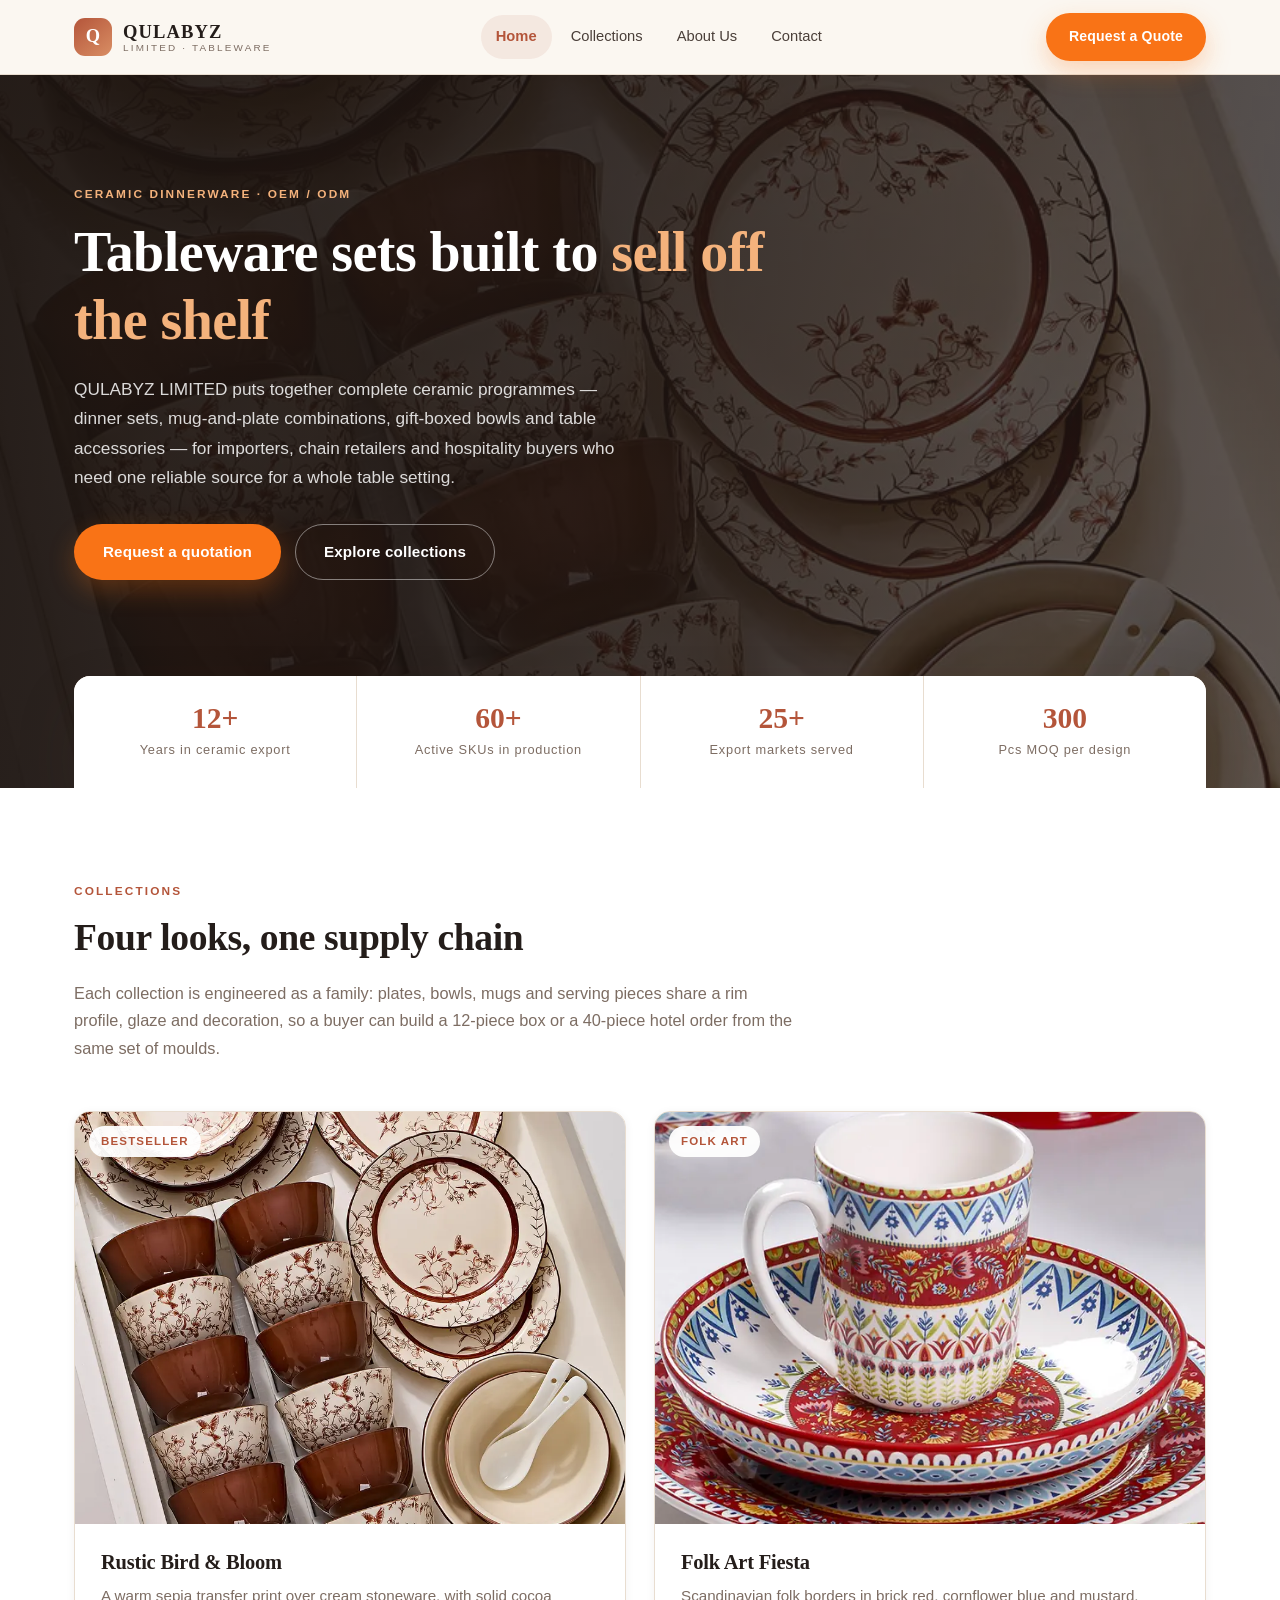
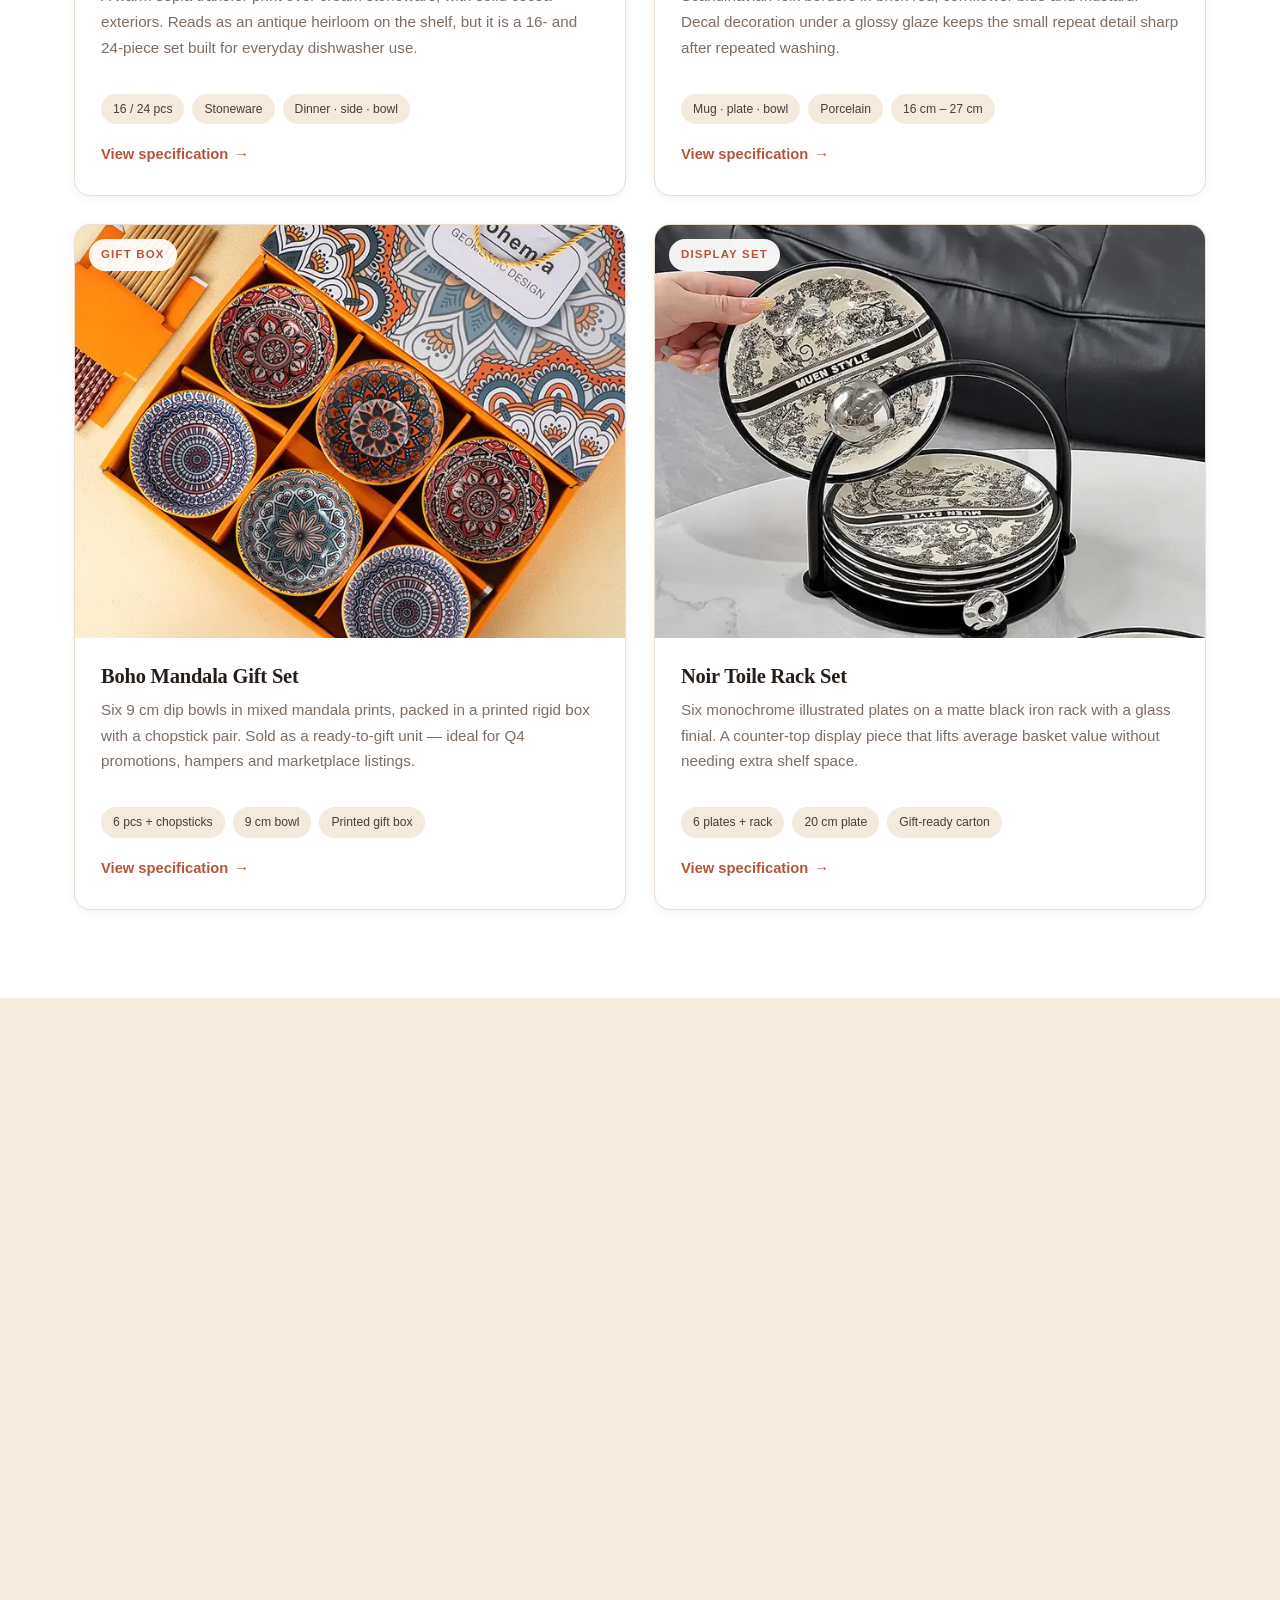
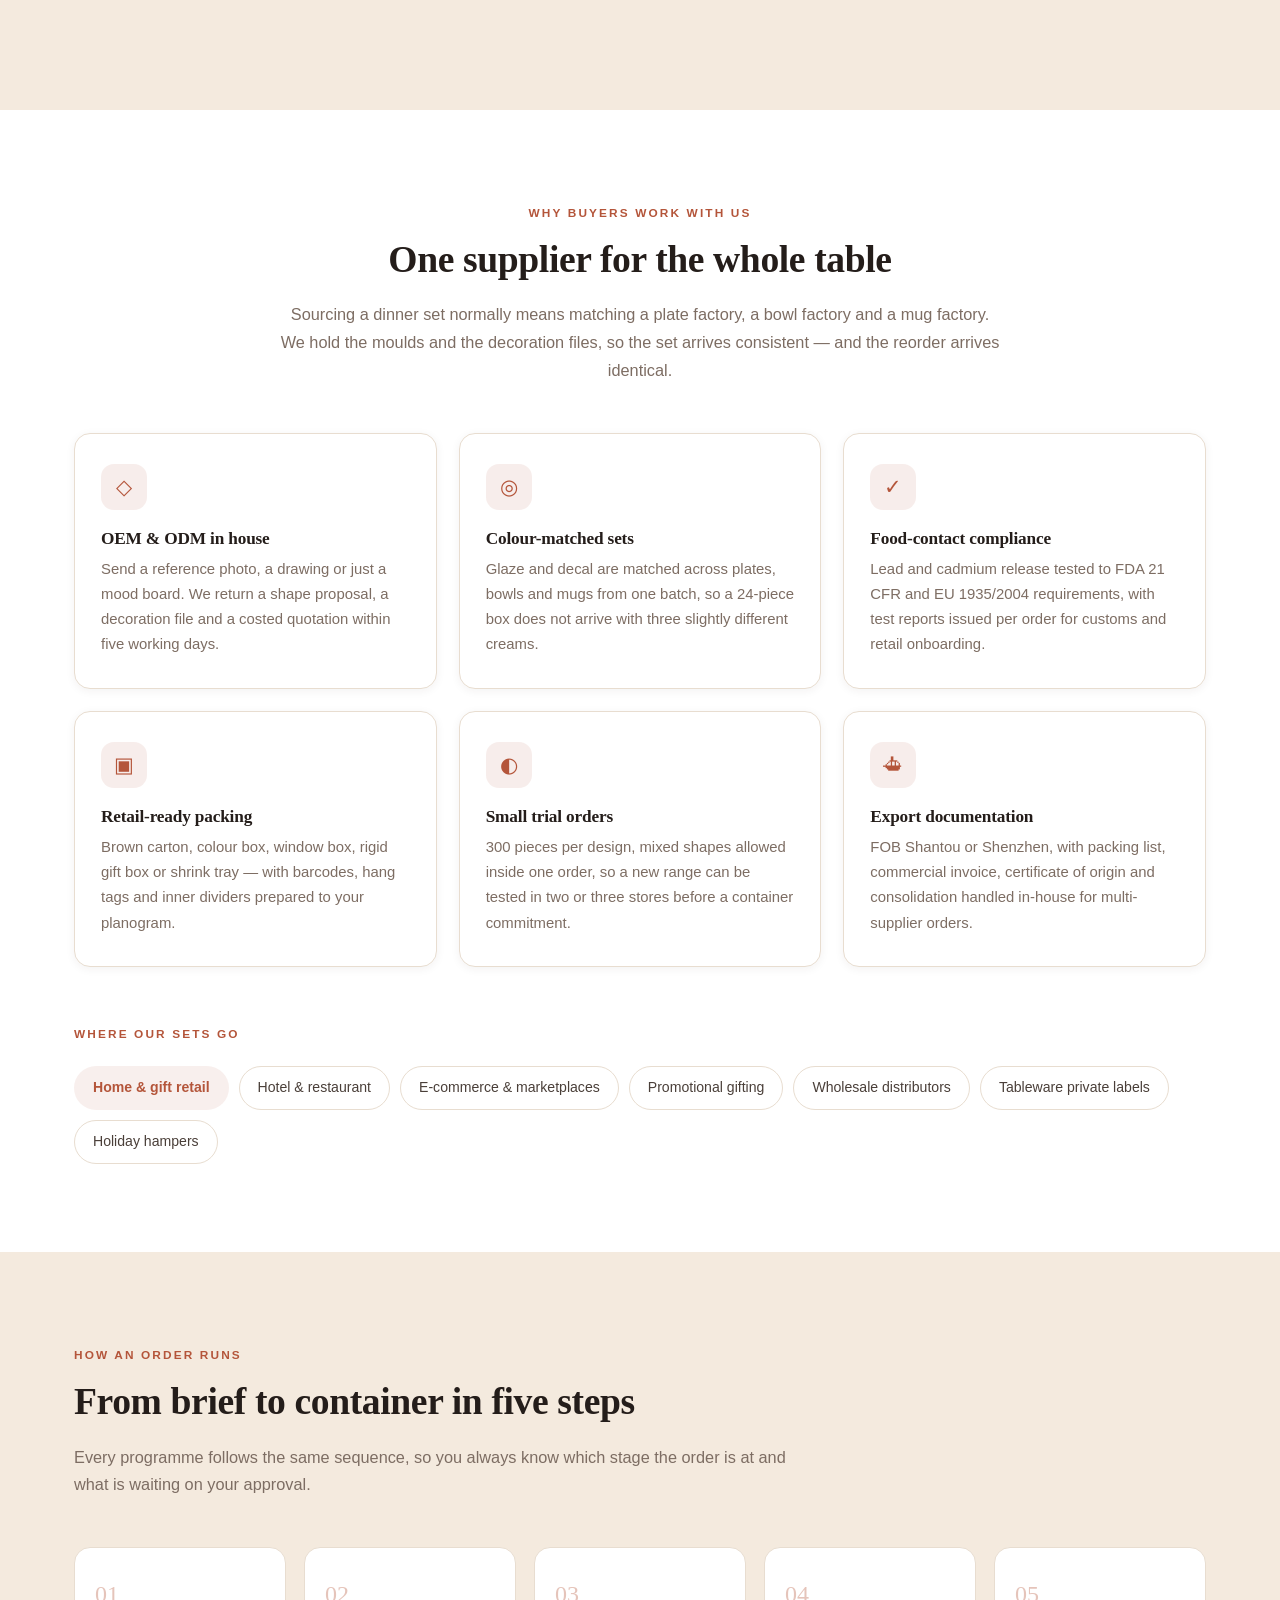
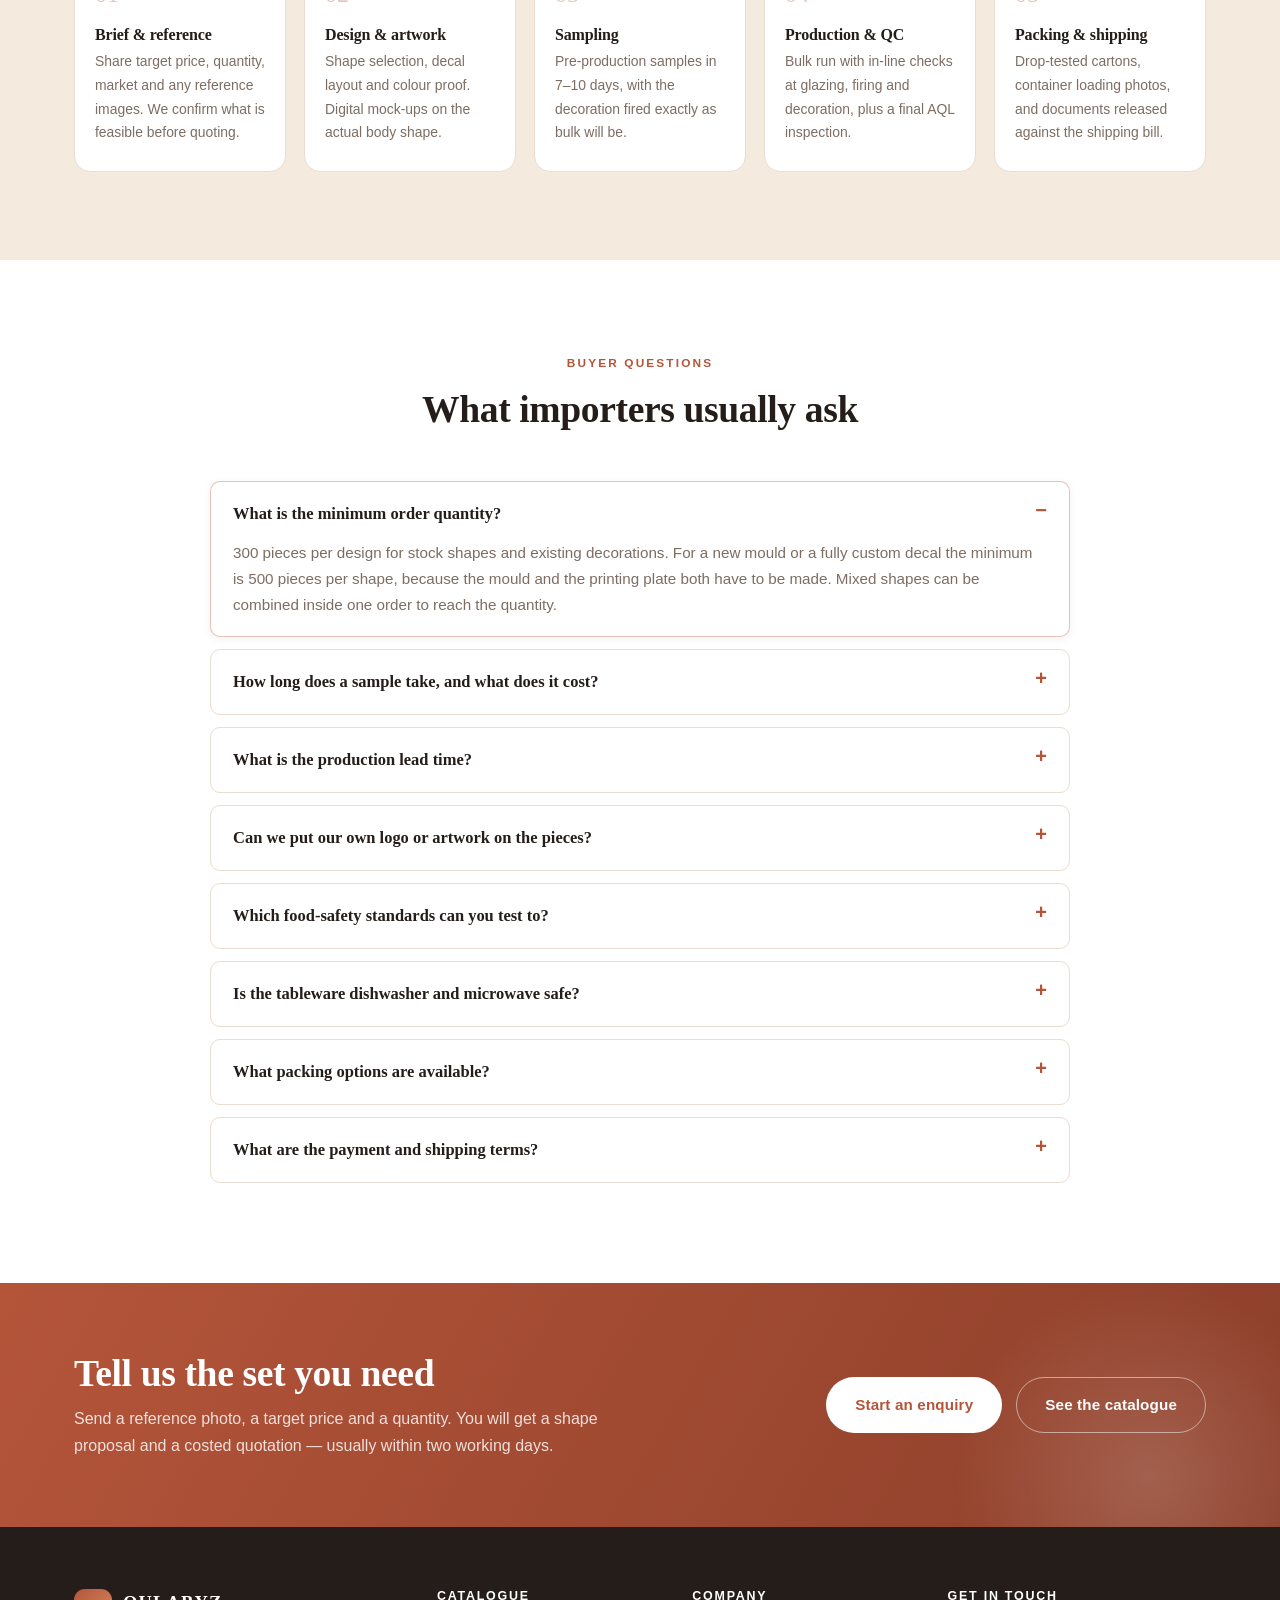
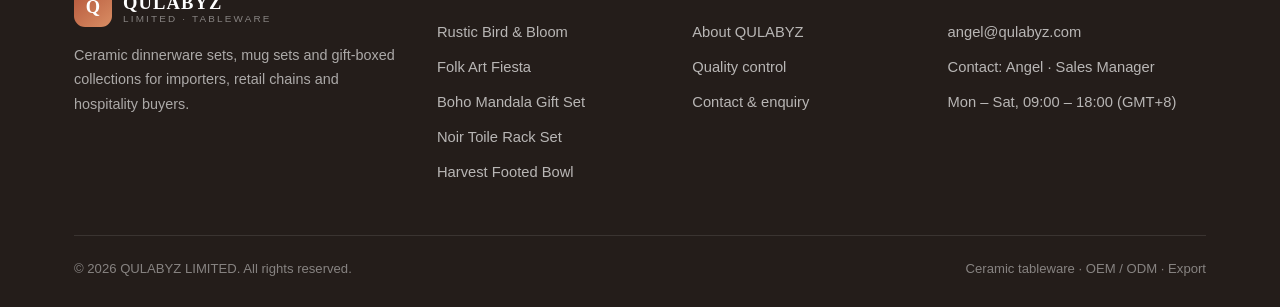
<file: index.html>
<!DOCTYPE html>
<html lang="en">
<head>
<meta charset="UTF-8">
<meta name="viewport" content="width=device-width, initial-scale=1.0">
<title>QULABYZ LIMITED | Ceramic Dinnerware Sets Manufacturer &amp; Exporter</title>
<meta name="description" content="QULABYZ LIMITED supplies complete ceramic dinnerware sets, mug sets and gift-boxed bowls to importers, chain retailers and hospitality buyers. OEM &amp; ODM, food-safe glaze, retail-ready packing.">
<meta name="keywords" content="ceramic dinnerware set supplier, tableware manufacturer China, OEM dinner set, wholesale ceramic plates bowls, gift box bowl set">
<link rel="canonical" href="https://tcpcookies.github.io/qulabyz-tableware/">
<link rel="icon" href="data:image/svg+xml,%3Csvg xmlns='http://www.w3.org/2000/svg' viewBox='0 0 32 32'%3E%3Crect width='32' height='32' rx='8' fill='%23b4553a'/%3E%3Ctext x='16' y='23' font-family='Georgia,serif' font-size='19' font-weight='bold' fill='%23fff' text-anchor='middle'%3EQ%3C/text%3E%3C/svg%3E">
<link rel="stylesheet" href="css/style.css">
<link rel="preload" as="image" href="images/bird-bloom-set.webp" type="image/webp">
<meta property="og:title" content="QULABYZ LIMITED | Ceramic Dinnerware Sets">
<meta property="og:description" content="Complete ceramic tableware programmes for importers and retail buyers — matched sets, gift-boxed collections and custom decoration.">
<meta property="og:type" content="website">
<meta property="og:image" content="images/bird-bloom-set.jpg">
</head>
<body>

<header class="site-header">
  <div class="container header-inner">
    <a class="brand" href="index.html">
      <span class="brand-mark">Q</span>
      <span class="brand-text">
        <span class="brand-name">QULABYZ</span>
        <span class="brand-sub">Limited · Tableware</span>
      </span>
    </a>
    <nav class="nav" id="nav">
      <a href="index.html" class="active">Home</a>
      <a href="products.html">Collections</a>
      <a href="about.html">About Us</a>
      <a href="contact.html">Contact</a>
    </nav>
    <div class="header-cta">
      <a class="btn btn--primary" href="contact.html">Request a Quote</a>
      <button class="nav-toggle" id="navToggle" aria-label="Toggle navigation" aria-expanded="false"><span></span></button>
    </div>
  </div>
</header>

<section class="hero">
  <div class="hero-bg"></div>
  <div class="container">
    <div class="hero-inner">
      <span class="eyebrow">Ceramic Dinnerware · OEM / ODM</span>
      <h1>Tableware sets built to <em>sell off the shelf</em></h1>
      <p>QULABYZ LIMITED puts together complete ceramic programmes — dinner sets, mug-and-plate combinations, gift-boxed bowls and table accessories — for importers, chain retailers and hospitality buyers who need one reliable source for a whole table setting.</p>
      <div class="btn-row">
        <a class="btn btn--primary" href="contact.html">Request a quotation</a>
        <a class="btn btn--ghost" href="products.html">Explore collections</a>
      </div>
    </div>
    <div class="hero-stats">
      <div><strong>12+</strong><span>Years in ceramic export</span></div>
      <div><strong>60+</strong><span>Active SKUs in production</span></div>
      <div><strong>25+</strong><span>Export markets served</span></div>
      <div><strong>300</strong><span>Pcs MOQ per design</span></div>
    </div>
  </div>
</section>

<section class="section section--white">
  <div class="container">
    <div class="section-head">
      <span class="eyebrow">Collections</span>
      <h2>Four looks, one supply chain</h2>
      <p>Each collection is engineered as a family: plates, bowls, mugs and serving pieces share a rim profile, glaze and decoration, so a buyer can build a 12-piece box or a 40-piece hotel order from the same set of moulds.</p>
    </div>

    <div class="family-grid">
      <article class="family-card reveal">
        <div class="family-media">
          <picture><source type="image/webp" srcset="images/bird-bloom-set-sm.webp 640w, images/bird-bloom-set.webp 900w" sizes="(max-width: 860px) calc(100vw - 48px), 562px"><img src="images/bird-bloom-set.jpg" alt="Brown transfer-print dinnerware set with floral and bird motif, plates and bowls" loading="lazy" width="900" height="900"></picture>
          <span class="family-tag">Bestseller</span>
        </div>
        <div class="family-body">
          <h3>Rustic Bird &amp; Bloom</h3>
          <p>A warm sepia transfer print over cream stoneware, with solid cocoa exteriors. Reads as an antique heirloom on the shelf, but it is a 16- and 24-piece set built for everyday dishwasher use.</p>
          <ul class="family-meta">
            <li>16 / 24 pcs</li>
            <li>Stoneware</li>
            <li>Dinner · side · bowl</li>
          </ul>
          <a class="text-link" href="products.html#bird-bloom">View specification</a>
        </div>
      </article>

      <article class="family-card reveal">
        <div class="family-media">
          <picture><source type="image/webp" srcset="images/folk-mug-set-sm.webp 640w, images/folk-mug-set.webp 900w" sizes="(max-width: 860px) calc(100vw - 48px), 562px"><img src="images/folk-mug-set.jpg" alt="Folk art ceramic mug with matching dinner plate and bowl in red and blue pattern" loading="lazy" width="900" height="900"></picture>
          <span class="family-tag">Folk Art</span>
        </div>
        <div class="family-body">
          <h3>Folk Art Fiesta</h3>
          <p>Scandinavian folk borders in brick red, cornflower blue and mustard. Decal decoration under a glossy glaze keeps the small repeat detail sharp after repeated washing.</p>
          <ul class="family-meta">
            <li>Mug · plate · bowl</li>
            <li>Porcelain</li>
            <li>16 cm – 27 cm</li>
          </ul>
          <a class="text-link" href="products.html#folk-art">View specification</a>
        </div>
      </article>

      <article class="family-card reveal">
        <div class="family-media">
          <picture><source type="image/webp" srcset="images/mandala-giftbox-sm.webp 640w, images/mandala-giftbox.webp 900w" sizes="(max-width: 860px) calc(100vw - 48px), 562px"><img src="images/mandala-giftbox.jpg" alt="Six piece bohemian mandala dipping bowl set in printed gift box with chopsticks" loading="lazy" width="900" height="900"></picture>
          <span class="family-tag">Gift Box</span>
        </div>
        <div class="family-body">
          <h3>Boho Mandala Gift Set</h3>
          <p>Six 9 cm dip bowls in mixed mandala prints, packed in a printed rigid box with a chopstick pair. Sold as a ready-to-gift unit — ideal for Q4 promotions, hampers and marketplace listings.</p>
          <ul class="family-meta">
            <li>6 pcs + chopsticks</li>
            <li>9 cm bowl</li>
            <li>Printed gift box</li>
          </ul>
          <a class="text-link" href="products.html#boho-mandala">View specification</a>
        </div>
      </article>

      <article class="family-card reveal">
        <div class="family-media">
          <picture><source type="image/webp" srcset="images/noir-rack-set-sm.webp 640w, images/noir-rack-set.webp 900w" sizes="(max-width: 860px) calc(100vw - 48px), 562px"><img src="images/noir-rack-set.jpg" alt="Black and white illustrated dessert plates stacked on a black iron display rack" loading="lazy" width="900" height="900"></picture>
          <span class="family-tag">Display Set</span>
        </div>
        <div class="family-body">
          <h3>Noir Toile Rack Set</h3>
          <p>Six monochrome illustrated plates on a matte black iron rack with a glass finial. A counter-top display piece that lifts average basket value without needing extra shelf space.</p>
          <ul class="family-meta">
            <li>6 plates + rack</li>
            <li>20 cm plate</li>
            <li>Gift-ready carton</li>
          </ul>
          <a class="text-link" href="products.html#noir-toile">View specification</a>
        </div>
      </article>
    </div>
  </div>
</section>

<section class="section section--sand">
  <div class="container">
    <div class="split">
      <div class="split-media reveal">
        <picture><source type="image/webp" srcset="images/footed-bowl-sm.webp 640w, images/footed-bowl.webp 900w" sizes="(max-width: 860px) calc(100vw - 48px), 562px"><img src="images/footed-bowl.jpg" alt="Cream ceramic footed serving bowl with persimmon and citrus motif" loading="lazy" width="900" height="900"></picture>
      </div>
      <div class="reveal">
        <span class="eyebrow">Signature Piece</span>
        <h2>The Harvest Footed Bowl</h2>
        <p>A 24 cm pedestal bowl in warm cream, hand-decorated with persimmons, citrus slices and small curled stems. It works as a fruit stand in a homeware range, a centrepiece in hospitality, or the anchor of a curated gift set.</p>
        <p>Because it is pressed as a single piece rather than assembled, the foot carries the same glaze and print as the bowl — no visible seam, and no weak joint when the bowl is loaded.</p>
        <ul>
          <li>24 cm diameter × 13 cm height</li>
          <li>Single-piece press, no assembled foot</li>
          <li>Available with matching 15 cm side bowl</li>
        </ul>
        <div class="btn-row" style="margin-top:26px">
          <a class="btn btn--primary" href="contact.html">Ask for samples</a>
        </div>
      </div>
    </div>
  </div>
</section>

<section class="section section--white">
  <div class="container">
    <div class="section-head center">
      <span class="eyebrow">Why buyers work with us</span>
      <h2>One supplier for the whole table</h2>
      <p>Sourcing a dinner set normally means matching a plate factory, a bowl factory and a mug factory. We hold the moulds and the decoration files, so the set arrives consistent — and the reorder arrives identical.</p>
    </div>
    <div class="feature-grid">
      <div class="feature-card reveal">
        <div class="feature-icon">◇</div>
        <h3>OEM &amp; ODM in house</h3>
        <p>Send a reference photo, a drawing or just a mood board. We return a shape proposal, a decoration file and a costed quotation within five working days.</p>
      </div>
      <div class="feature-card reveal">
        <div class="feature-icon">◎</div>
        <h3>Colour-matched sets</h3>
        <p>Glaze and decal are matched across plates, bowls and mugs from one batch, so a 24-piece box does not arrive with three slightly different creams.</p>
      </div>
      <div class="feature-card reveal">
        <div class="feature-icon">✓</div>
        <h3>Food-contact compliance</h3>
        <p>Lead and cadmium release tested to FDA 21 CFR and EU 1935/2004 requirements, with test reports issued per order for customs and retail onboarding.</p>
      </div>
      <div class="feature-card reveal">
        <div class="feature-icon">▣</div>
        <h3>Retail-ready packing</h3>
        <p>Brown carton, colour box, window box, rigid gift box or shrink tray — with barcodes, hang tags and inner dividers prepared to your planogram.</p>
      </div>
      <div class="feature-card reveal">
        <div class="feature-icon">◐</div>
        <h3>Small trial orders</h3>
        <p>300 pieces per design, mixed shapes allowed inside one order, so a new range can be tested in two or three stores before a container commitment.</p>
      </div>
      <div class="feature-card reveal">
        <div class="feature-icon">⛴</div>
        <h3>Export documentation</h3>
        <p>FOB Shantou or Shenzhen, with packing list, commercial invoice, certificate of origin and consolidation handled in-house for multi-supplier orders.</p>
      </div>
    </div>

    <div style="margin-top:52px">
      <span class="eyebrow">Where our sets go</span>
      <div class="chip-row">
        <span class="chip chip--solid">Home &amp; gift retail</span>
        <span class="chip">Hotel &amp; restaurant</span>
        <span class="chip">E-commerce &amp; marketplaces</span>
        <span class="chip">Promotional gifting</span>
        <span class="chip">Wholesale distributors</span>
        <span class="chip">Tableware private labels</span>
        <span class="chip">Holiday hampers</span>
      </div>
    </div>
  </div>
</section>

<section class="section section--sand">
  <div class="container">
    <div class="section-head">
      <span class="eyebrow">How an order runs</span>
      <h2>From brief to container in five steps</h2>
      <p>Every programme follows the same sequence, so you always know which stage the order is at and what is waiting on your approval.</p>
    </div>
    <div class="process">
      <div class="process-step reveal">
        <h3>Brief &amp; reference</h3>
        <p>Share target price, quantity, market and any reference images. We confirm what is feasible before quoting.</p>
      </div>
      <div class="process-step reveal">
        <h3>Design &amp; artwork</h3>
        <p>Shape selection, decal layout and colour proof. Digital mock-ups on the actual body shape.</p>
      </div>
      <div class="process-step reveal">
        <h3>Sampling</h3>
        <p>Pre-production samples in 7–10 days, with the decoration fired exactly as bulk will be.</p>
      </div>
      <div class="process-step reveal">
        <h3>Production &amp; QC</h3>
        <p>Bulk run with in-line checks at glazing, firing and decoration, plus a final AQL inspection.</p>
      </div>
      <div class="process-step reveal">
        <h3>Packing &amp; shipping</h3>
        <p>Drop-tested cartons, container loading photos, and documents released against the shipping bill.</p>
      </div>
    </div>
  </div>
</section>

<section class="section section--white">
  <div class="container">
    <div class="section-head center">
      <span class="eyebrow">Buyer questions</span>
      <h2>What importers usually ask</h2>
    </div>
    <div class="faq">
      <details open>
        <summary>What is the minimum order quantity?</summary>
        <div class="faq-answer">300 pieces per design for stock shapes and existing decorations. For a new mould or a fully custom decal the minimum is 500 pieces per shape, because the mould and the printing plate both have to be made. Mixed shapes can be combined inside one order to reach the quantity.</div>
      </details>
      <details>
        <summary>How long does a sample take, and what does it cost?</summary>
        <div class="faq-answer">Stock-shape samples ship in 7–10 days. Custom decoration samples take 12–15 days because the decal has to be printed and fired. Sample charges are refunded against the bulk order once it is confirmed.</div>
      </details>
      <details>
        <summary>What is the production lead time?</summary>
        <div class="faq-answer">25–35 days after sample approval and deposit for orders under 20,000 pieces. Orders above that, or orders that need a new mould, run 40–50 days. We confirm the date in writing on the proforma invoice rather than leaving it verbal.</div>
      </details>
      <details>
        <summary>Can we put our own logo or artwork on the pieces?</summary>
        <div class="faq-answer">Yes. Options are under-glaze decal, on-glaze decal, pad printing and embossed backstamp. Under-glaze decoration is the most durable and is what we recommend for anything that will be machine washed. We will tell you if an artwork is too fine for the process before you commit.</div>
      </details>
      <details>
        <summary>Which food-safety standards can you test to?</summary>
        <div class="faq-answer">FDA 21 CFR 175.300 for the United States, EU 1935/2004 with 84/500/EEC for Europe, plus LFGB for the German market and California Prop 65 where requested. Testing is done by a third-party laboratory and the report is issued in the buyer's name.</div>
      </details>
      <details>
        <summary>Is the tableware dishwasher and microwave safe?</summary>
        <div class="faq-answer">All stoneware and porcelain bodies in our range are fired above 1,180 °C and are dishwasher safe. Microwave safety depends on the decoration: pieces with metallic or gold detailing are not microwave safe, and we mark this on the carton so retail staff can advise customers correctly.</div>
      </details>
      <details>
        <summary>What packing options are available?</summary>
        <div class="faq-answer">Brown export carton, printed colour box, window box, rigid gift box, shrink-wrapped tray and pallet display. Inner dividers, barcodes, price tickets, multilingual labels and Amazon-ready FBA cartons can all be prepared. Cartons are drop-tested before the run is released.</div>
      </details>
      <details>
        <summary>What are the payment and shipping terms?</summary>
        <div class="faq-answer">30% deposit with the balance against the bill of lading copy, by T/T. We quote FOB Shantou or FOB Shenzhen as standard, and can arrange CIF or DDP through our forwarder if you prefer a delivered price. L/C at sight is accepted for orders above USD 50,000.</div>
      </details>
    </div>
  </div>
</section>

<section class="cta-band">
  <div class="container">
    <div>
      <h2>Tell us the set you need</h2>
      <p>Send a reference photo, a target price and a quantity. You will get a shape proposal and a costed quotation — usually within two working days.</p>
    </div>
    <div class="btn-row">
      <a class="btn btn--light" href="contact.html">Start an enquiry</a>
      <a class="btn btn--ghost" href="products.html" style="border-color:rgba(255,255,255,.5);color:#fff">See the catalogue</a>
    </div>
  </div>
</section>

<footer class="site-footer">
  <div class="container">
    <div class="footer-grid">
      <div>
        <a class="brand" href="index.html">
          <span class="brand-mark">Q</span>
          <span class="brand-text">
            <span class="brand-name">QULABYZ</span>
            <span class="brand-sub">Limited · Tableware</span>
          </span>
        </a>
        <p>Ceramic dinnerware sets, mug sets and gift-boxed collections for importers, retail chains and hospitality buyers.</p>
      </div>
      <div class="footer-col">
        <h4>Catalogue</h4>
        <ul>
          <li><a href="products.html#bird-bloom">Rustic Bird &amp; Bloom</a></li>
          <li><a href="products.html#folk-art">Folk Art Fiesta</a></li>
          <li><a href="products.html#boho-mandala">Boho Mandala Gift Set</a></li>
          <li><a href="products.html#noir-toile">Noir Toile Rack Set</a></li>
          <li><a href="products.html#harvest-bowl">Harvest Footed Bowl</a></li>
        </ul>
      </div>
      <div class="footer-col">
        <h4>Company</h4>
        <ul>
          <li><a href="about.html">About QULABYZ</a></li>
          <li><a href="about.html#quality">Quality control</a></li>
          <li><a href="contact.html">Contact &amp; enquiry</a></li>
        </ul>
      </div>
      <div class="footer-col">
        <h4>Get in touch</h4>
        <ul>
          <li><a href="mailto:angel@qulabyz.com">angel@qulabyz.com</a></li>
          <li>Contact: Angel · Sales Manager</li>
          <li>Mon – Sat, 09:00 – 18:00 (GMT+8)</li>
        </ul>
      </div>
    </div>
    <div class="footer-bottom">
      <span>© <span id="year">2026</span> QULABYZ LIMITED. All rights reserved.</span>
      <span>Ceramic tableware · OEM / ODM · Export</span>
    </div>
  </div>
</footer>

<script src="js/main.js"></script>
</body>
</html>
</file>
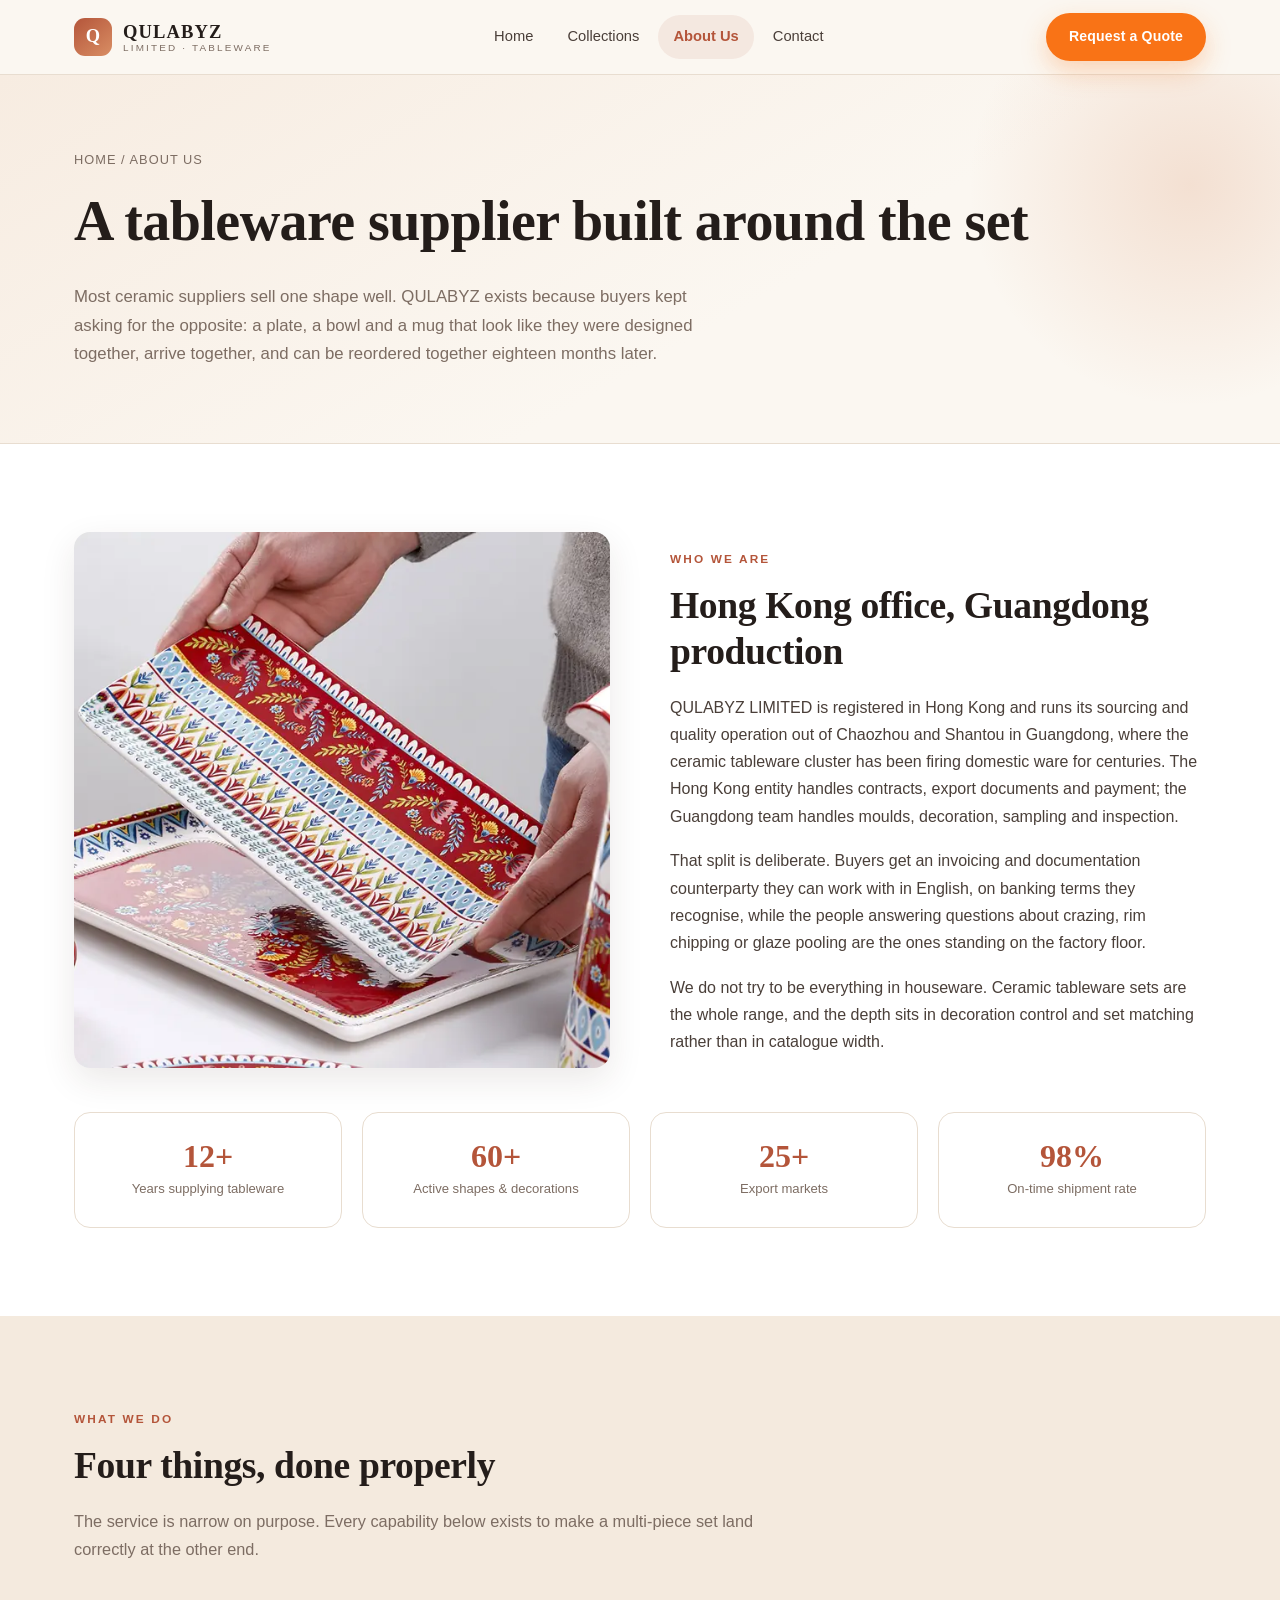
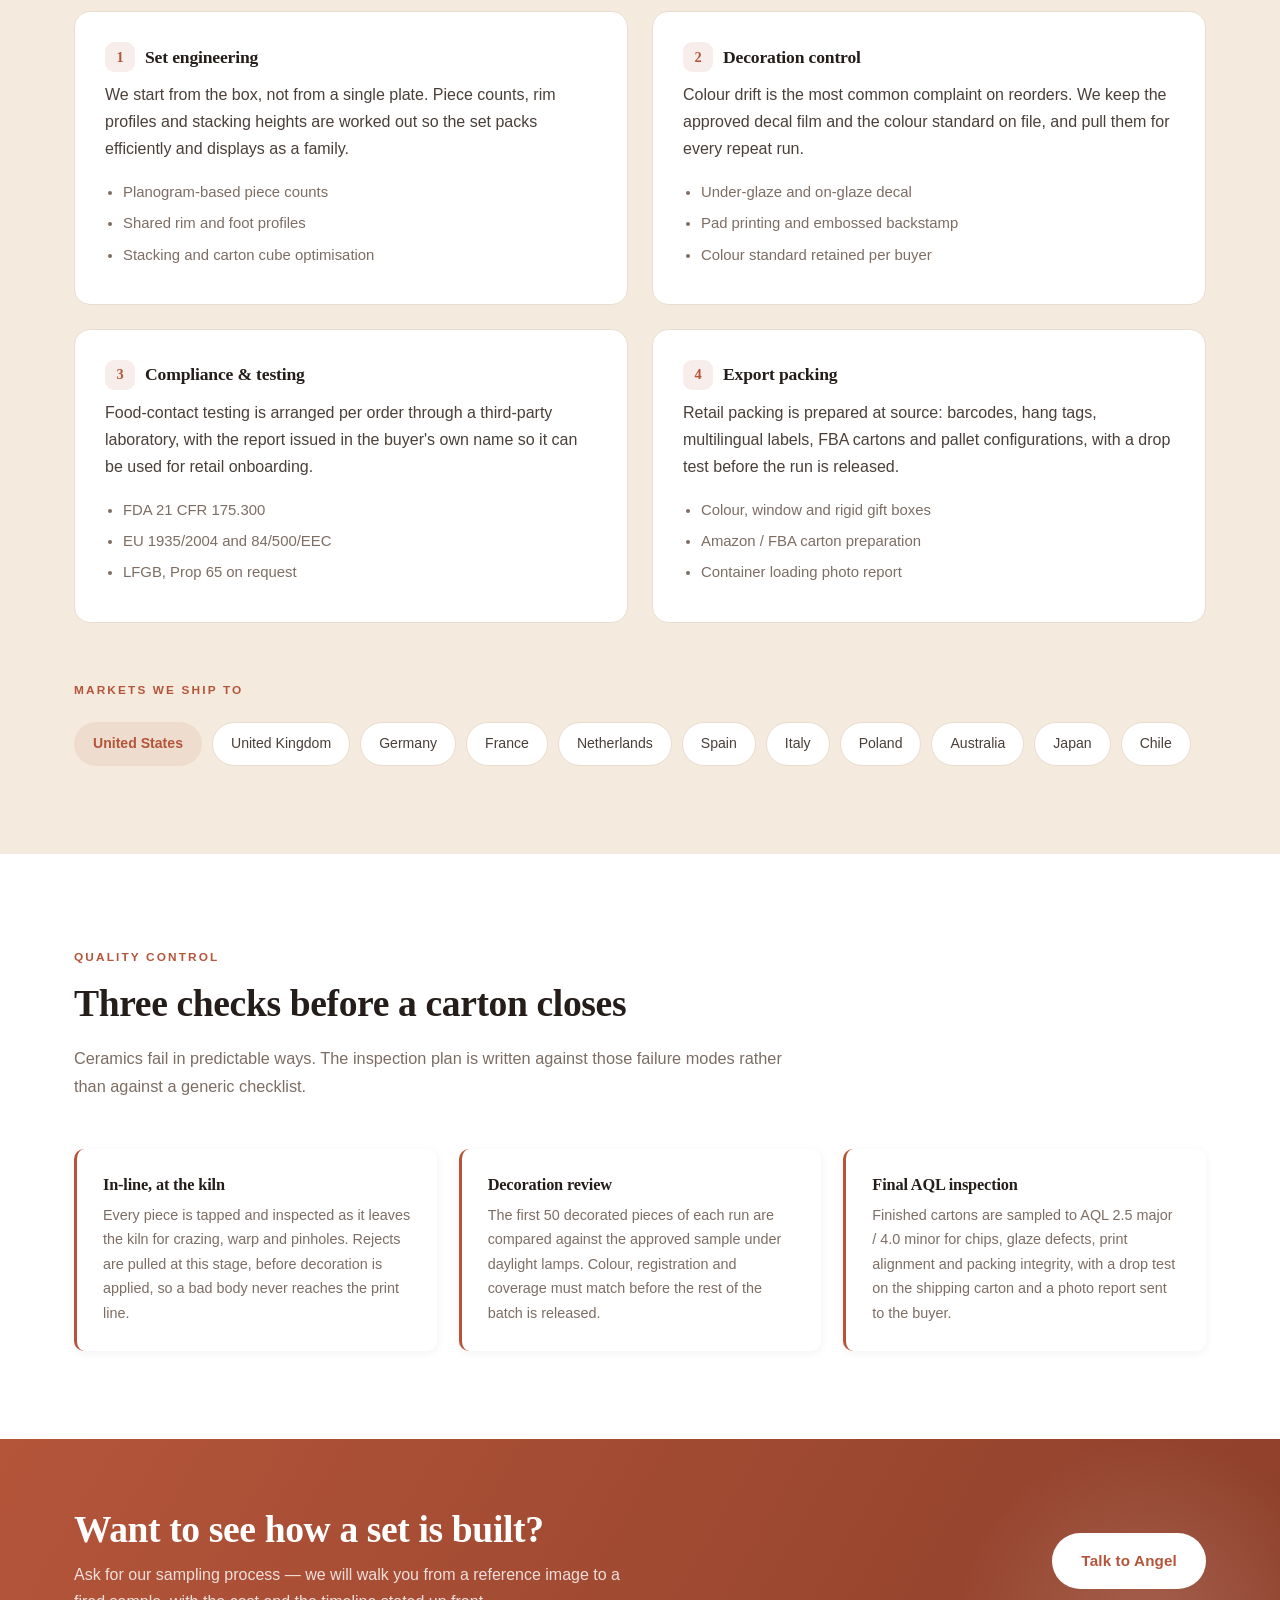
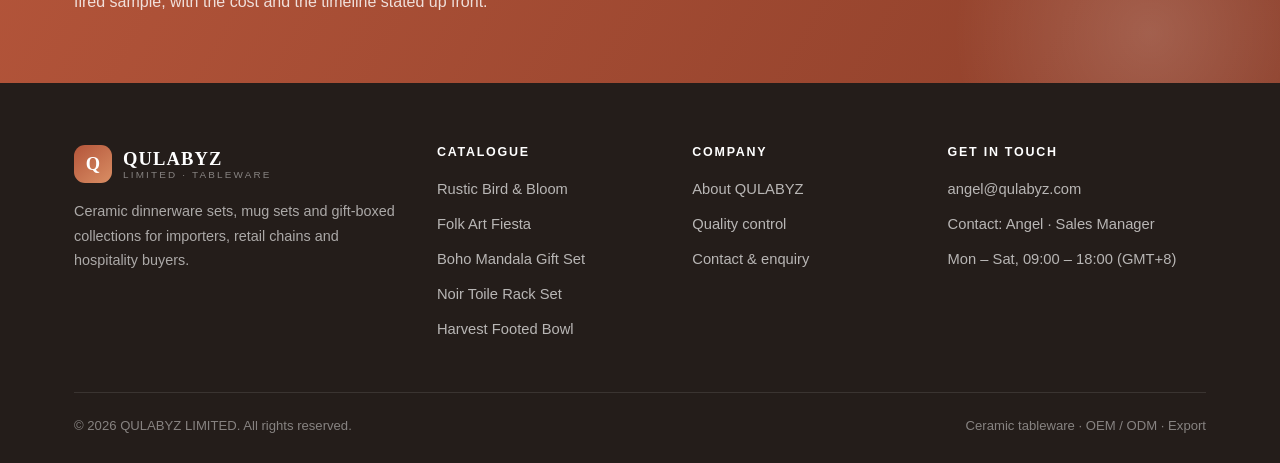
<file: about.html>
<!DOCTYPE html>
<html lang="en">
<head>
<meta charset="UTF-8">
<meta name="viewport" content="width=device-width, initial-scale=1.0">
<title>About QULABYZ LIMITED | Ceramic Tableware Supplier</title>
<meta name="description" content="QULABYZ LIMITED is a Hong Kong based ceramic tableware supplier working with production in Chaozhou and Shantou, Guangdong. Complete dinner sets, matched decoration, export packing.">
<meta name="keywords" content="ceramic tableware supplier Hong Kong, dinnerware exporter Chaozhou, OEM tableware company">
<link rel="canonical" href="https://tcpcookies.github.io/qulabyz-tableware/about.html">
<link rel="icon" href="data:image/svg+xml,%3Csvg xmlns='http://www.w3.org/2000/svg' viewBox='0 0 32 32'%3E%3Crect width='32' height='32' rx='8' fill='%23b4553a'/%3E%3Ctext x='16' y='23' font-family='Georgia,serif' font-size='19' font-weight='bold' fill='%23fff' text-anchor='middle'%3EQ%3C/text%3E%3C/svg%3E">
<link rel="stylesheet" href="css/style.css">
</head>
<body>

<header class="site-header">
  <div class="container header-inner">
    <a class="brand" href="index.html">
      <span class="brand-mark">Q</span>
      <span class="brand-text">
        <span class="brand-name">QULABYZ</span>
        <span class="brand-sub">Limited · Tableware</span>
      </span>
    </a>
    <nav class="nav" id="nav">
      <a href="index.html">Home</a>
      <a href="products.html">Collections</a>
      <a href="about.html" class="active">About Us</a>
      <a href="contact.html">Contact</a>
    </nav>
    <div class="header-cta">
      <a class="btn btn--primary" href="contact.html">Request a Quote</a>
      <button class="nav-toggle" id="navToggle" aria-label="Toggle navigation" aria-expanded="false"><span></span></button>
    </div>
  </div>
</header>

<section class="page-hero">
  <div class="container">
    <div class="breadcrumb"><a href="index.html">Home</a> / About Us</div>
    <h1>A tableware supplier built around the set</h1>
    <p>Most ceramic suppliers sell one shape well. QULABYZ exists because buyers kept asking for the opposite: a plate, a bowl and a mug that look like they were designed together, arrive together, and can be reordered together eighteen months later.</p>
  </div>
</section>

<section class="section section--white">
  <div class="container">
    <div class="split">
      <div class="split-media reveal">
        <picture><source type="image/webp" srcset="images/folk-platters-sm.webp 640w, images/folk-platters.webp 900w" sizes="(max-width: 860px) calc(100vw - 48px), 562px"><img src="images/folk-platters.jpg" alt="Two rectangular ceramic serving platters with red folk floral decoration" loading="lazy" width="900" height="900"></picture>
      </div>
      <div class="reveal">
        <span class="eyebrow">Who we are</span>
        <h2>Hong Kong office, Guangdong production</h2>
        <p>QULABYZ LIMITED is registered in Hong Kong and runs its sourcing and quality operation out of Chaozhou and Shantou in Guangdong, where the ceramic tableware cluster has been firing domestic ware for centuries. The Hong Kong entity handles contracts, export documents and payment; the Guangdong team handles moulds, decoration, sampling and inspection.</p>
        <p>That split is deliberate. Buyers get an invoicing and documentation counterparty they can work with in English, on banking terms they recognise, while the people answering questions about crazing, rim chipping or glaze pooling are the ones standing on the factory floor.</p>
        <p>We do not try to be everything in houseware. Ceramic tableware sets are the whole range, and the depth sits in decoration control and set matching rather than in catalogue width.</p>
      </div>
    </div>

    <div class="stat-grid">
      <div class="stat reveal"><strong>12+</strong><span>Years supplying tableware</span></div>
      <div class="stat reveal"><strong>60+</strong><span>Active shapes &amp; decorations</span></div>
      <div class="stat reveal"><strong>25+</strong><span>Export markets</span></div>
      <div class="stat reveal"><strong>98%</strong><span>On-time shipment rate</span></div>
    </div>
  </div>
</section>

<section class="section section--sand">
  <div class="container">
    <div class="section-head">
      <span class="eyebrow">What we do</span>
      <h2>Four things, done properly</h2>
      <p>The service is narrow on purpose. Every capability below exists to make a multi-piece set land correctly at the other end.</p>
    </div>
    <div class="capability-grid">
      <div class="capability reveal">
        <h3><span>1</span>Set engineering</h3>
        <p>We start from the box, not from a single plate. Piece counts, rim profiles and stacking heights are worked out so the set packs efficiently and displays as a family.</p>
        <ul>
          <li>Planogram-based piece counts</li>
          <li>Shared rim and foot profiles</li>
          <li>Stacking and carton cube optimisation</li>
        </ul>
      </div>
      <div class="capability reveal">
        <h3><span>2</span>Decoration control</h3>
        <p>Colour drift is the most common complaint on reorders. We keep the approved decal film and the colour standard on file, and pull them for every repeat run.</p>
        <ul>
          <li>Under-glaze and on-glaze decal</li>
          <li>Pad printing and embossed backstamp</li>
          <li>Colour standard retained per buyer</li>
        </ul>
      </div>
      <div class="capability reveal">
        <h3><span>3</span>Compliance &amp; testing</h3>
        <p>Food-contact testing is arranged per order through a third-party laboratory, with the report issued in the buyer's own name so it can be used for retail onboarding.</p>
        <ul>
          <li>FDA 21 CFR 175.300</li>
          <li>EU 1935/2004 and 84/500/EEC</li>
          <li>LFGB, Prop 65 on request</li>
        </ul>
      </div>
      <div class="capability reveal">
        <h3><span>4</span>Export packing</h3>
        <p>Retail packing is prepared at source: barcodes, hang tags, multilingual labels, FBA cartons and pallet configurations, with a drop test before the run is released.</p>
        <ul>
          <li>Colour, window and rigid gift boxes</li>
          <li>Amazon / FBA carton preparation</li>
          <li>Container loading photo report</li>
        </ul>
      </div>
    </div>

    <div style="margin-top:52px">
      <span class="eyebrow">Markets we ship to</span>
      <div class="chip-row">
        <span class="chip chip--solid">United States</span>
        <span class="chip">United Kingdom</span>
        <span class="chip">Germany</span>
        <span class="chip">France</span>
        <span class="chip">Netherlands</span>
        <span class="chip">Spain</span>
        <span class="chip">Italy</span>
        <span class="chip">Poland</span>
        <span class="chip">Australia</span>
        <span class="chip">Japan</span>
        <span class="chip">Chile</span>
      </div>
    </div>
  </div>
</section>

<section class="section section--white" id="quality">
  <div class="container">
    <div class="section-head">
      <span class="eyebrow">Quality control</span>
      <h2>Three checks before a carton closes</h2>
      <p>Ceramics fail in predictable ways. The inspection plan is written against those failure modes rather than against a generic checklist.</p>
    </div>
    <div class="qc-grid">
      <div class="qc-card reveal">
        <h3>In-line, at the kiln</h3>
        <p>Every piece is tapped and inspected as it leaves the kiln for crazing, warp and pinholes. Rejects are pulled at this stage, before decoration is applied, so a bad body never reaches the print line.</p>
      </div>
      <div class="qc-card reveal">
        <h3>Decoration review</h3>
        <p>The first 50 decorated pieces of each run are compared against the approved sample under daylight lamps. Colour, registration and coverage must match before the rest of the batch is released.</p>
      </div>
      <div class="qc-card reveal">
        <h3>Final AQL inspection</h3>
        <p>Finished cartons are sampled to AQL 2.5 major / 4.0 minor for chips, glaze defects, print alignment and packing integrity, with a drop test on the shipping carton and a photo report sent to the buyer.</p>
      </div>
    </div>
  </div>
</section>

<section class="cta-band">
  <div class="container">
    <div>
      <h2>Want to see how a set is built?</h2>
      <p>Ask for our sampling process — we will walk you from a reference image to a fired sample, with the cost and the timeline stated up front.</p>
    </div>
    <div class="btn-row">
      <a class="btn btn--light" href="contact.html">Talk to Angel</a>
    </div>
  </div>
</section>

<footer class="site-footer">
  <div class="container">
    <div class="footer-grid">
      <div>
        <a class="brand" href="index.html">
          <span class="brand-mark">Q</span>
          <span class="brand-text">
            <span class="brand-name">QULABYZ</span>
            <span class="brand-sub">Limited · Tableware</span>
          </span>
        </a>
        <p>Ceramic dinnerware sets, mug sets and gift-boxed collections for importers, retail chains and hospitality buyers.</p>
      </div>
      <div class="footer-col">
        <h4>Catalogue</h4>
        <ul>
          <li><a href="products.html#bird-bloom">Rustic Bird &amp; Bloom</a></li>
          <li><a href="products.html#folk-art">Folk Art Fiesta</a></li>
          <li><a href="products.html#boho-mandala">Boho Mandala Gift Set</a></li>
          <li><a href="products.html#noir-toile">Noir Toile Rack Set</a></li>
          <li><a href="products.html#harvest-bowl">Harvest Footed Bowl</a></li>
        </ul>
      </div>
      <div class="footer-col">
        <h4>Company</h4>
        <ul>
          <li><a href="about.html">About QULABYZ</a></li>
          <li><a href="about.html#quality">Quality control</a></li>
          <li><a href="contact.html">Contact &amp; enquiry</a></li>
        </ul>
      </div>
      <div class="footer-col">
        <h4>Get in touch</h4>
        <ul>
          <li><a href="mailto:angel@qulabyz.com">angel@qulabyz.com</a></li>
          <li>Contact: Angel · Sales Manager</li>
          <li>Mon – Sat, 09:00 – 18:00 (GMT+8)</li>
        </ul>
      </div>
    </div>
    <div class="footer-bottom">
      <span>© <span id="year">2026</span> QULABYZ LIMITED. All rights reserved.</span>
      <span>Ceramic tableware · OEM / ODM · Export</span>
    </div>
  </div>
</footer>

<script src="js/main.js"></script>
</body>
</html>
</file>
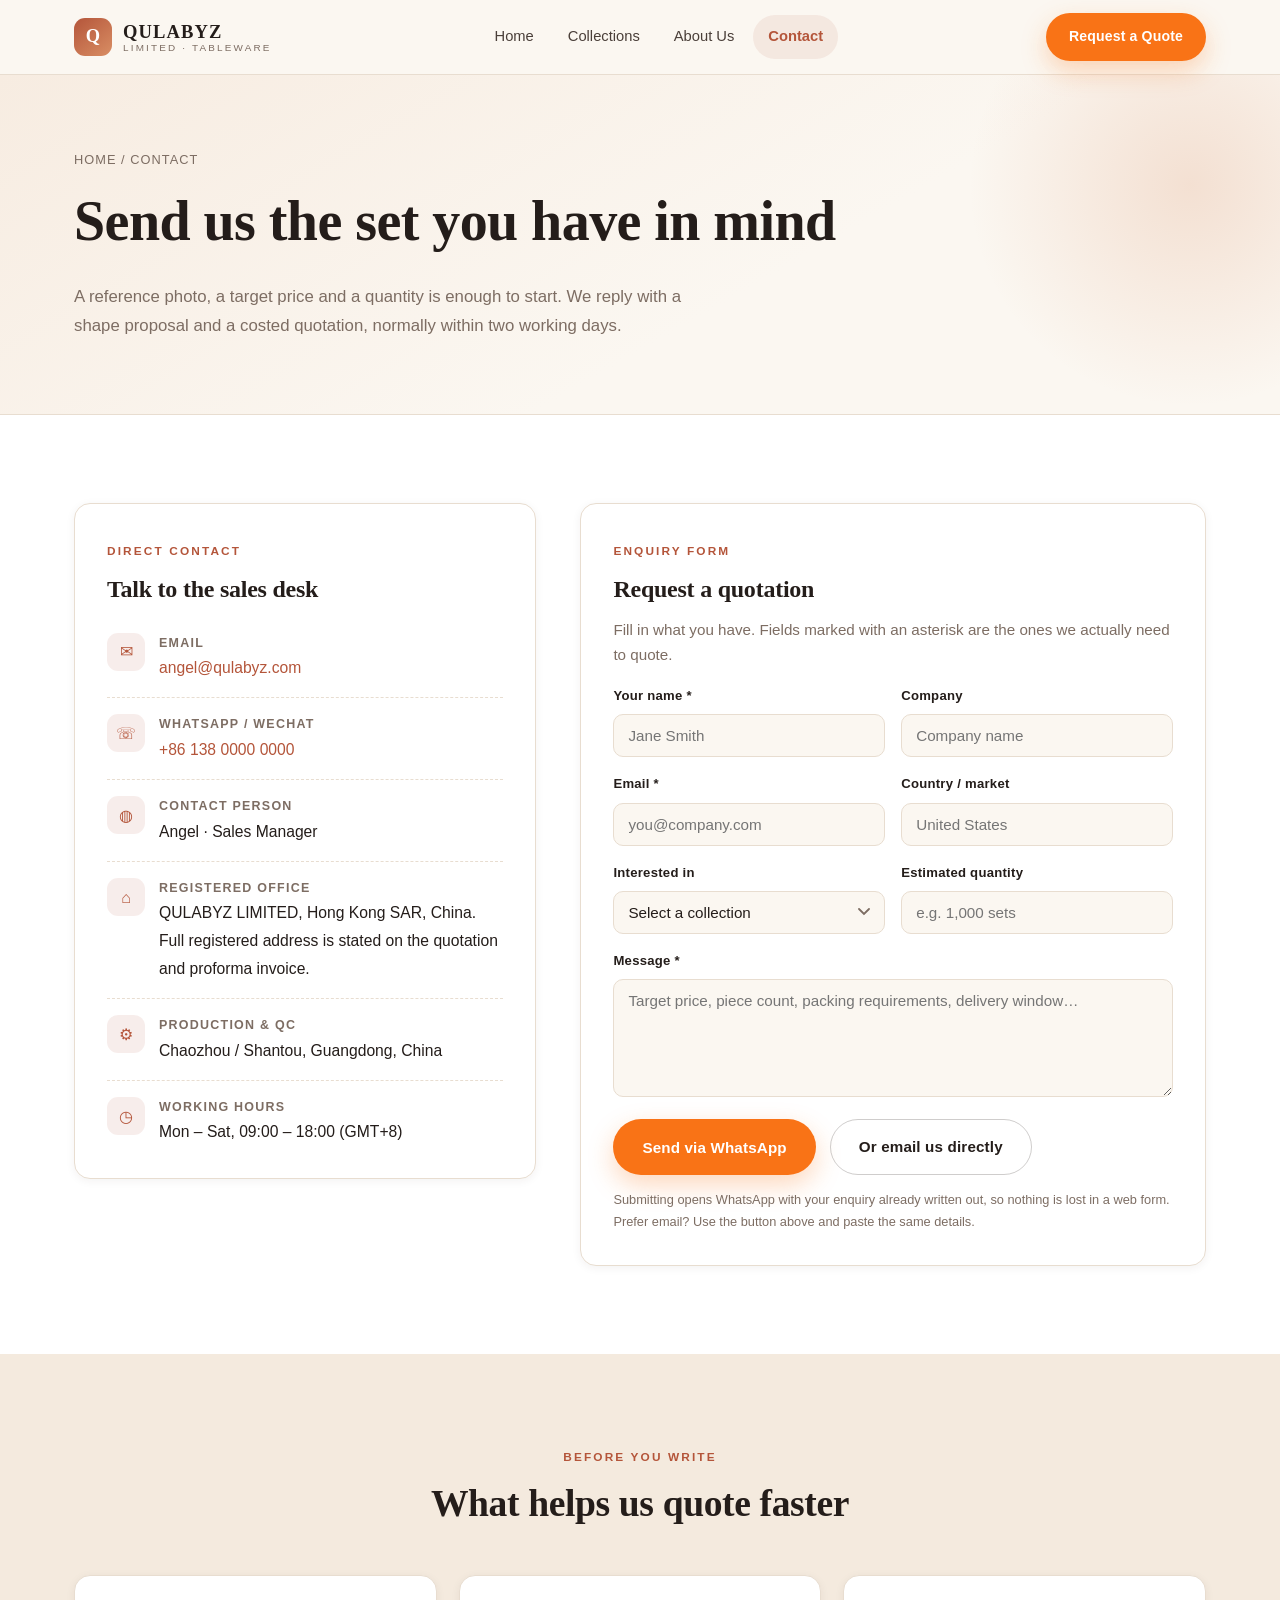
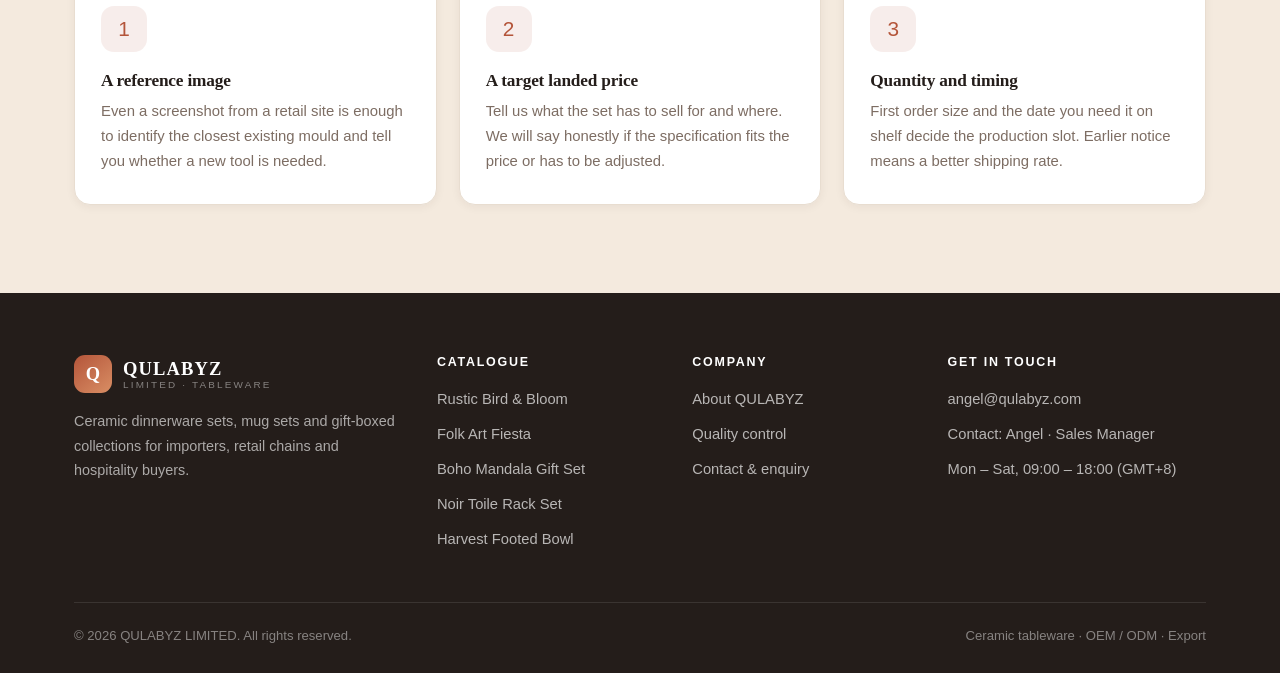
<file: contact.html>
<!DOCTYPE html>
<html lang="en">
<head>
<meta charset="UTF-8">
<meta name="viewport" content="width=device-width, initial-scale=1.0">
<title>Contact QULABYZ LIMITED | Ceramic Tableware Enquiry</title>
<meta name="description" content="Contact QULABYZ LIMITED for ceramic dinnerware set quotations, samples and OEM programmes. Speak to Angel, Sales Manager, by WhatsApp or email.">
<meta name="keywords" content="ceramic tableware quotation, dinnerware supplier contact, OEM dinner set enquiry">
<link rel="canonical" href="https://tcpcookies.github.io/qulabyz-tableware/contact.html">
<link rel="icon" href="data:image/svg+xml,%3Csvg xmlns='http://www.w3.org/2000/svg' viewBox='0 0 32 32'%3E%3Crect width='32' height='32' rx='8' fill='%23b4553a'/%3E%3Ctext x='16' y='23' font-family='Georgia,serif' font-size='19' font-weight='bold' fill='%23fff' text-anchor='middle'%3EQ%3C/text%3E%3C/svg%3E">
<link rel="stylesheet" href="css/style.css">
</head>
<body>

<header class="site-header">
  <div class="container header-inner">
    <a class="brand" href="index.html">
      <span class="brand-mark">Q</span>
      <span class="brand-text">
        <span class="brand-name">QULABYZ</span>
        <span class="brand-sub">Limited · Tableware</span>
      </span>
    </a>
    <nav class="nav" id="nav">
      <a href="index.html">Home</a>
      <a href="products.html">Collections</a>
      <a href="about.html">About Us</a>
      <a href="contact.html" class="active">Contact</a>
    </nav>
    <div class="header-cta">
      <a class="btn btn--primary" href="#enquiry">Request a Quote</a>
      <button class="nav-toggle" id="navToggle" aria-label="Toggle navigation" aria-expanded="false"><span></span></button>
    </div>
  </div>
</header>

<section class="page-hero">
  <div class="container">
    <div class="breadcrumb"><a href="index.html">Home</a> / Contact</div>
    <h1>Send us the set you have in mind</h1>
    <p>A reference photo, a target price and a quantity is enough to start. We reply with a shape proposal and a costed quotation, normally within two working days.</p>
  </div>
</section>

<section class="section section--white" id="enquiry">
  <div class="container">
    <div class="contact-layout">

      <aside class="contact-card reveal">
        <span class="eyebrow">Direct contact</span>
        <h2 style="font-size:1.5rem">Talk to the sales desk</h2>
        <ul class="contact-list">
          <li>
            <span class="ci">✉</span>
            <div>
              <b>Email</b>
              <span><a href="mailto:angel@qulabyz.com">angel@qulabyz.com</a></span>
            </div>
          </li>
          <li>
            <span class="ci">☏</span>
            <div>
              <b>WhatsApp / WeChat</b>
              <span id="whatsappLine"><a href="#" data-wa>+86 138 0000 0000</a></span>
            </div>
          </li>
          <li>
            <span class="ci">◍</span>
            <div>
              <b>Contact person</b>
              <span>Angel · Sales Manager</span>
            </div>
          </li>
          <li>
            <span class="ci">⌂</span>
            <div>
              <b>Registered office</b>
              <span>QULABYZ LIMITED, Hong Kong SAR, China. Full registered address is stated on the quotation and proforma invoice.</span>
            </div>
          </li>
          <li>
            <span class="ci">⚙</span>
            <div>
              <b>Production &amp; QC</b>
              <span>Chaozhou / Shantou, Guangdong, China</span>
            </div>
          </li>
          <li>
            <span class="ci">◷</span>
            <div>
              <b>Working hours</b>
              <span>Mon – Sat, 09:00 – 18:00 (GMT+8)</span>
            </div>
          </li>
        </ul>
      </aside>

      <div class="contact-card reveal">
        <span class="eyebrow">Enquiry form</span>
        <h2 style="font-size:1.5rem">Request a quotation</h2>
        <p style="color:var(--muted);font-size:.95rem">Fill in what you have. Fields marked with an asterisk are the ones we actually need to quote.</p>

        <form id="enquiryForm" novalidate>
          <div class="form-grid">
            <div class="field">
              <label for="name">Your name *</label>
              <input type="text" id="name" name="name" placeholder="Jane Smith" required>
            </div>
            <div class="field">
              <label for="company">Company</label>
              <input type="text" id="company" name="company" placeholder="Company name">
            </div>
            <div class="field">
              <label for="email">Email *</label>
              <input type="email" id="email" name="email" placeholder="you@company.com" required>
            </div>
            <div class="field">
              <label for="country">Country / market</label>
              <input type="text" id="country" name="country" placeholder="United States">
            </div>
            <div class="field">
              <label for="product">Interested in</label>
              <select id="product" name="product">
                <option value="">Select a collection</option>
                <option>Rustic Bird &amp; Bloom dinner set</option>
                <option>Folk Art Fiesta</option>
                <option>Boho Mandala Gift Set</option>
                <option>Noir Toile Rack Set</option>
                <option>Harvest Footed Bowl</option>
                <option>Custom / OEM programme</option>
              </select>
            </div>
            <div class="field">
              <label for="quantity">Estimated quantity</label>
              <input type="text" id="quantity" name="quantity" placeholder="e.g. 1,000 sets">
            </div>
            <div class="field full">
              <label for="message">Message *</label>
              <textarea id="message" name="message" placeholder="Target price, piece count, packing requirements, delivery window…" required></textarea>
            </div>
          </div>
          <div class="btn-row" style="margin-top:22px">
            <button type="submit" class="btn btn--primary">Send via WhatsApp</button>
            <a class="btn btn--ghost" href="mailto:angel@qulabyz.com">Or email us directly</a>
          </div>
          <p class="form-note">Submitting opens WhatsApp with your enquiry already written out, so nothing is lost in a web form. Prefer email? Use the button above and paste the same details.</p>
        </form>
      </div>

    </div>
  </div>
</section>

<section class="section section--sand">
  <div class="container">
    <div class="section-head center">
      <span class="eyebrow">Before you write</span>
      <h2>What helps us quote faster</h2>
    </div>
    <div class="feature-grid">
      <div class="feature-card reveal">
        <div class="feature-icon">1</div>
        <h3>A reference image</h3>
        <p>Even a screenshot from a retail site is enough to identify the closest existing mould and tell you whether a new tool is needed.</p>
      </div>
      <div class="feature-card reveal">
        <div class="feature-icon">2</div>
        <h3>A target landed price</h3>
        <p>Tell us what the set has to sell for and where. We will say honestly if the specification fits the price or has to be adjusted.</p>
      </div>
      <div class="feature-card reveal">
        <div class="feature-icon">3</div>
        <h3>Quantity and timing</h3>
        <p>First order size and the date you need it on shelf decide the production slot. Earlier notice means a better shipping rate.</p>
      </div>
    </div>
  </div>
</section>

<footer class="site-footer">
  <div class="container">
    <div class="footer-grid">
      <div>
        <a class="brand" href="index.html">
          <span class="brand-mark">Q</span>
          <span class="brand-text">
            <span class="brand-name">QULABYZ</span>
            <span class="brand-sub">Limited · Tableware</span>
          </span>
        </a>
        <p>Ceramic dinnerware sets, mug sets and gift-boxed collections for importers, retail chains and hospitality buyers.</p>
      </div>
      <div class="footer-col">
        <h4>Catalogue</h4>
        <ul>
          <li><a href="products.html#bird-bloom">Rustic Bird &amp; Bloom</a></li>
          <li><a href="products.html#folk-art">Folk Art Fiesta</a></li>
          <li><a href="products.html#boho-mandala">Boho Mandala Gift Set</a></li>
          <li><a href="products.html#noir-toile">Noir Toile Rack Set</a></li>
          <li><a href="products.html#harvest-bowl">Harvest Footed Bowl</a></li>
        </ul>
      </div>
      <div class="footer-col">
        <h4>Company</h4>
        <ul>
          <li><a href="about.html">About QULABYZ</a></li>
          <li><a href="about.html#quality">Quality control</a></li>
          <li><a href="contact.html">Contact &amp; enquiry</a></li>
        </ul>
      </div>
      <div class="footer-col">
        <h4>Get in touch</h4>
        <ul>
          <li><a href="mailto:angel@qulabyz.com">angel@qulabyz.com</a></li>
          <li>Contact: Angel · Sales Manager</li>
          <li>Mon – Sat, 09:00 – 18:00 (GMT+8)</li>
        </ul>
      </div>
    </div>
    <div class="footer-bottom">
      <span>© <span id="year">2026</span> QULABYZ LIMITED. All rights reserved.</span>
      <span>Ceramic tableware · OEM / ODM · Export</span>
    </div>
  </div>
</footer>

<script src="js/main.js"></script>
</body>
</html>
</file>
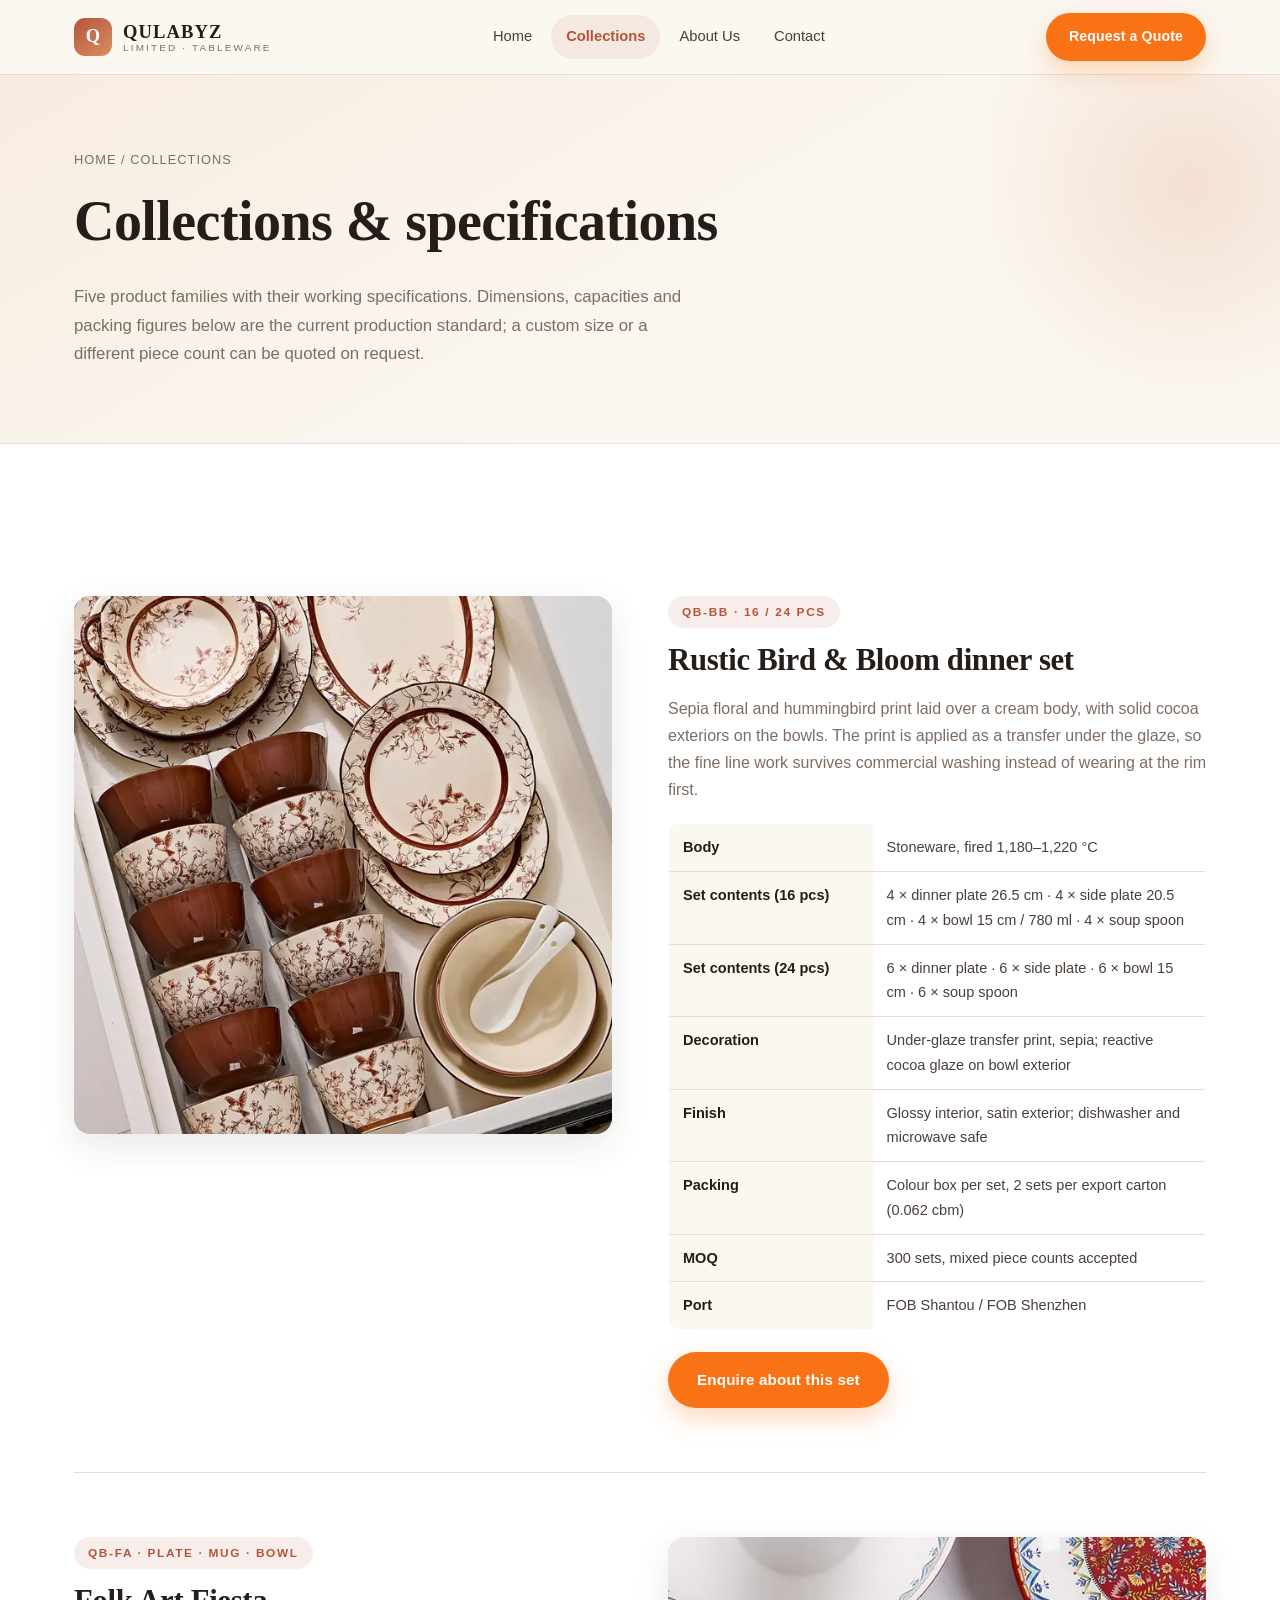
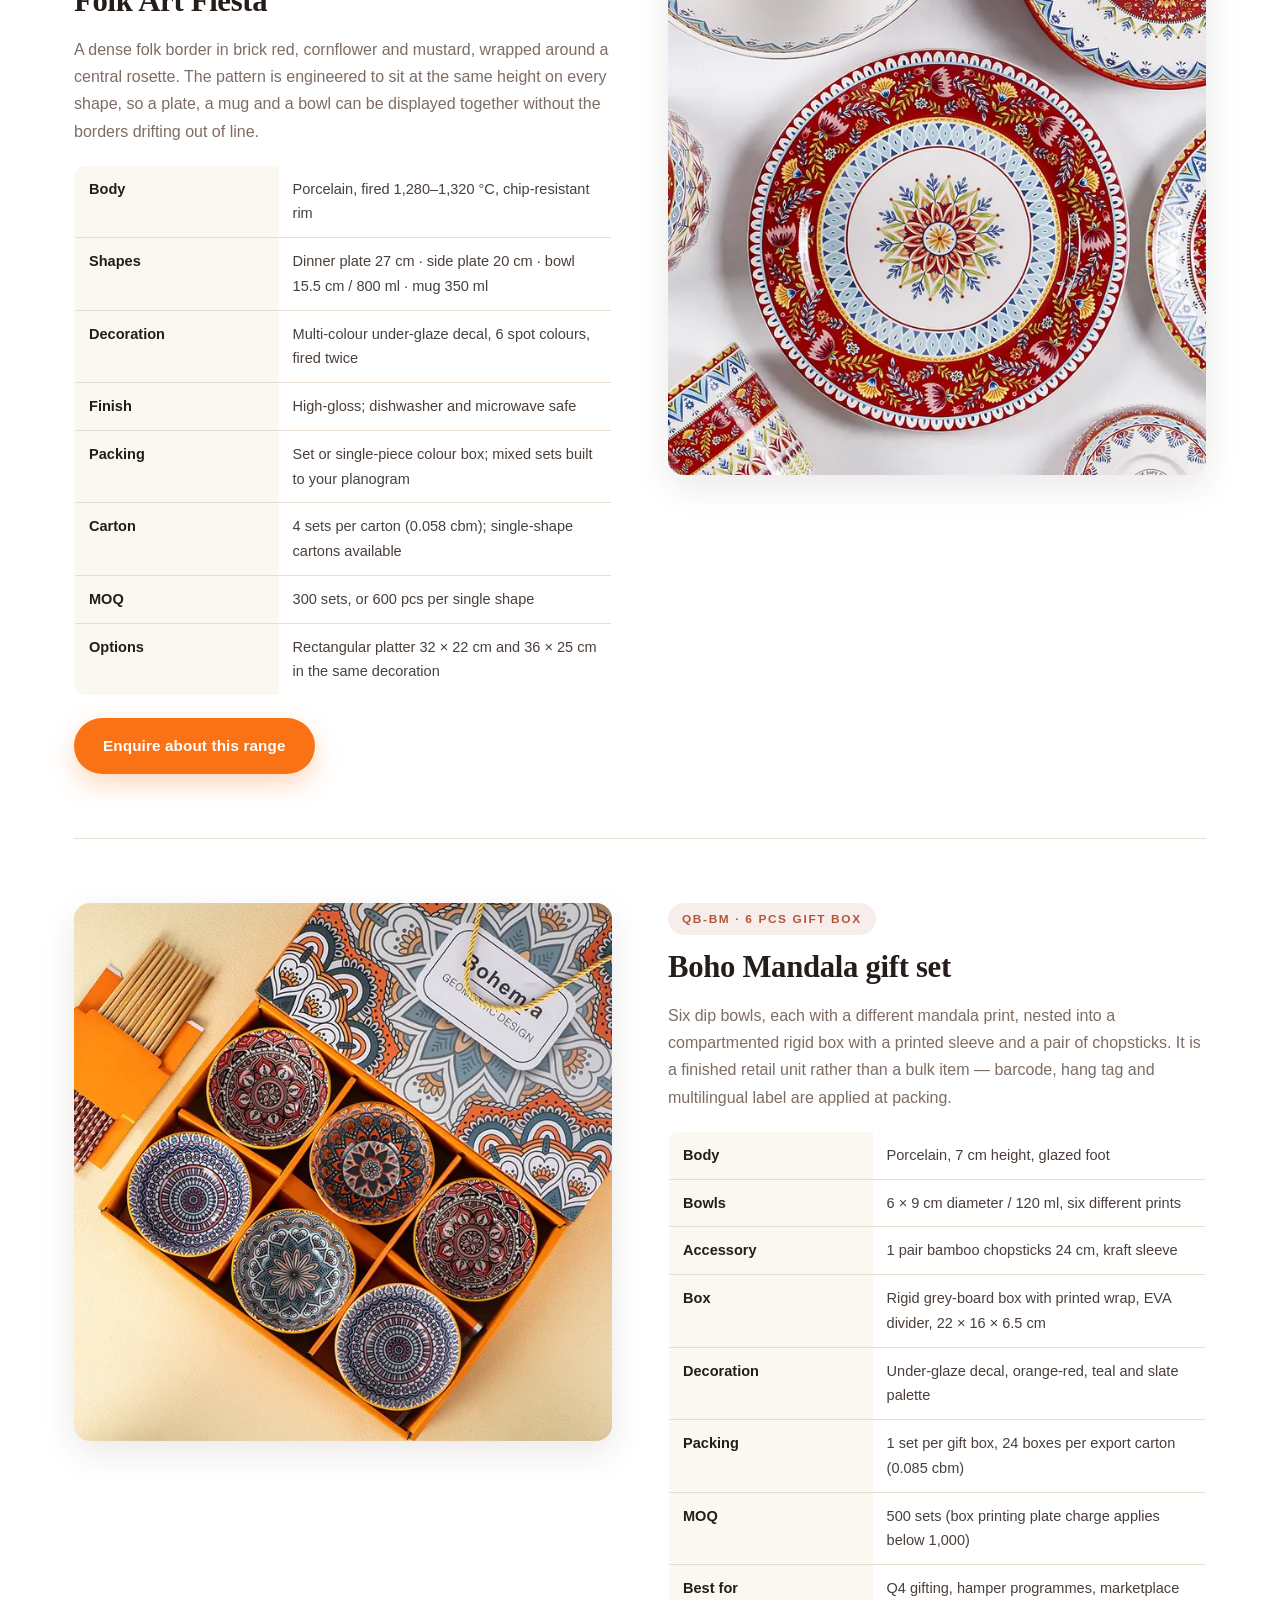
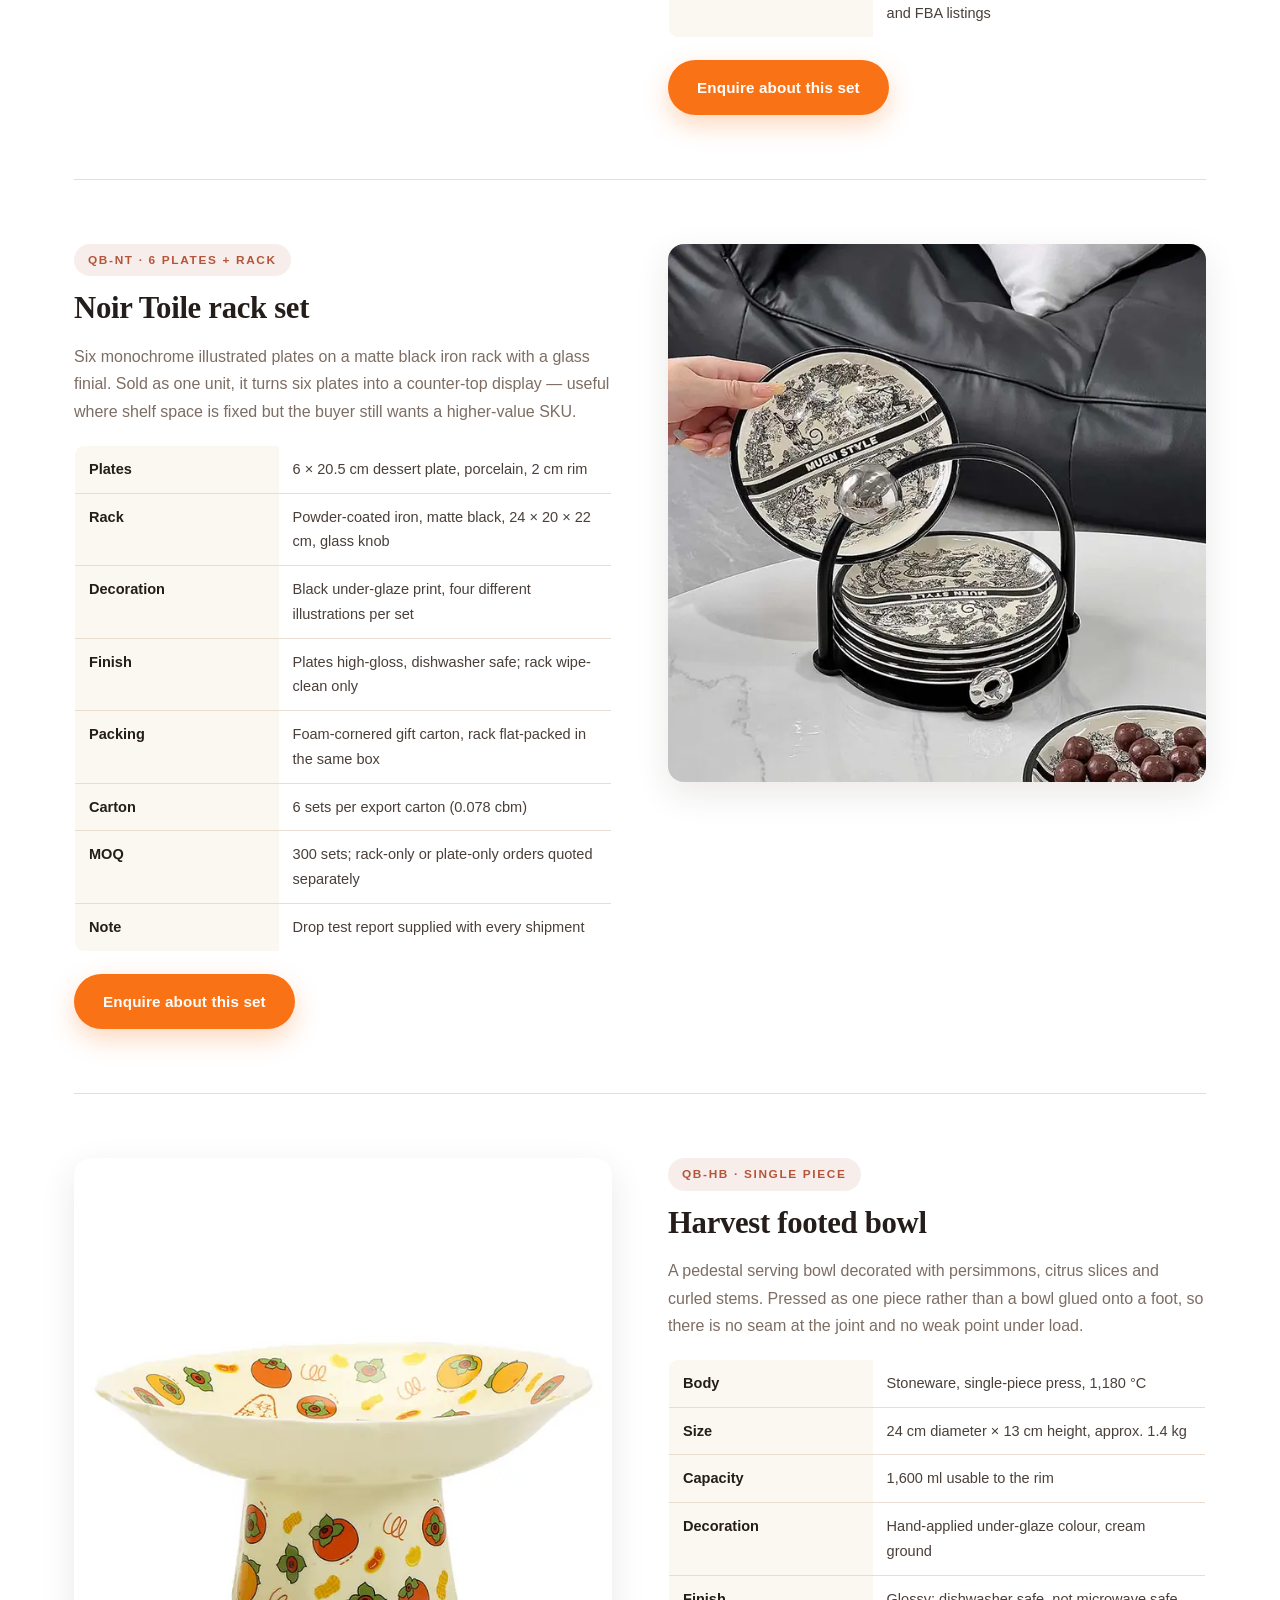
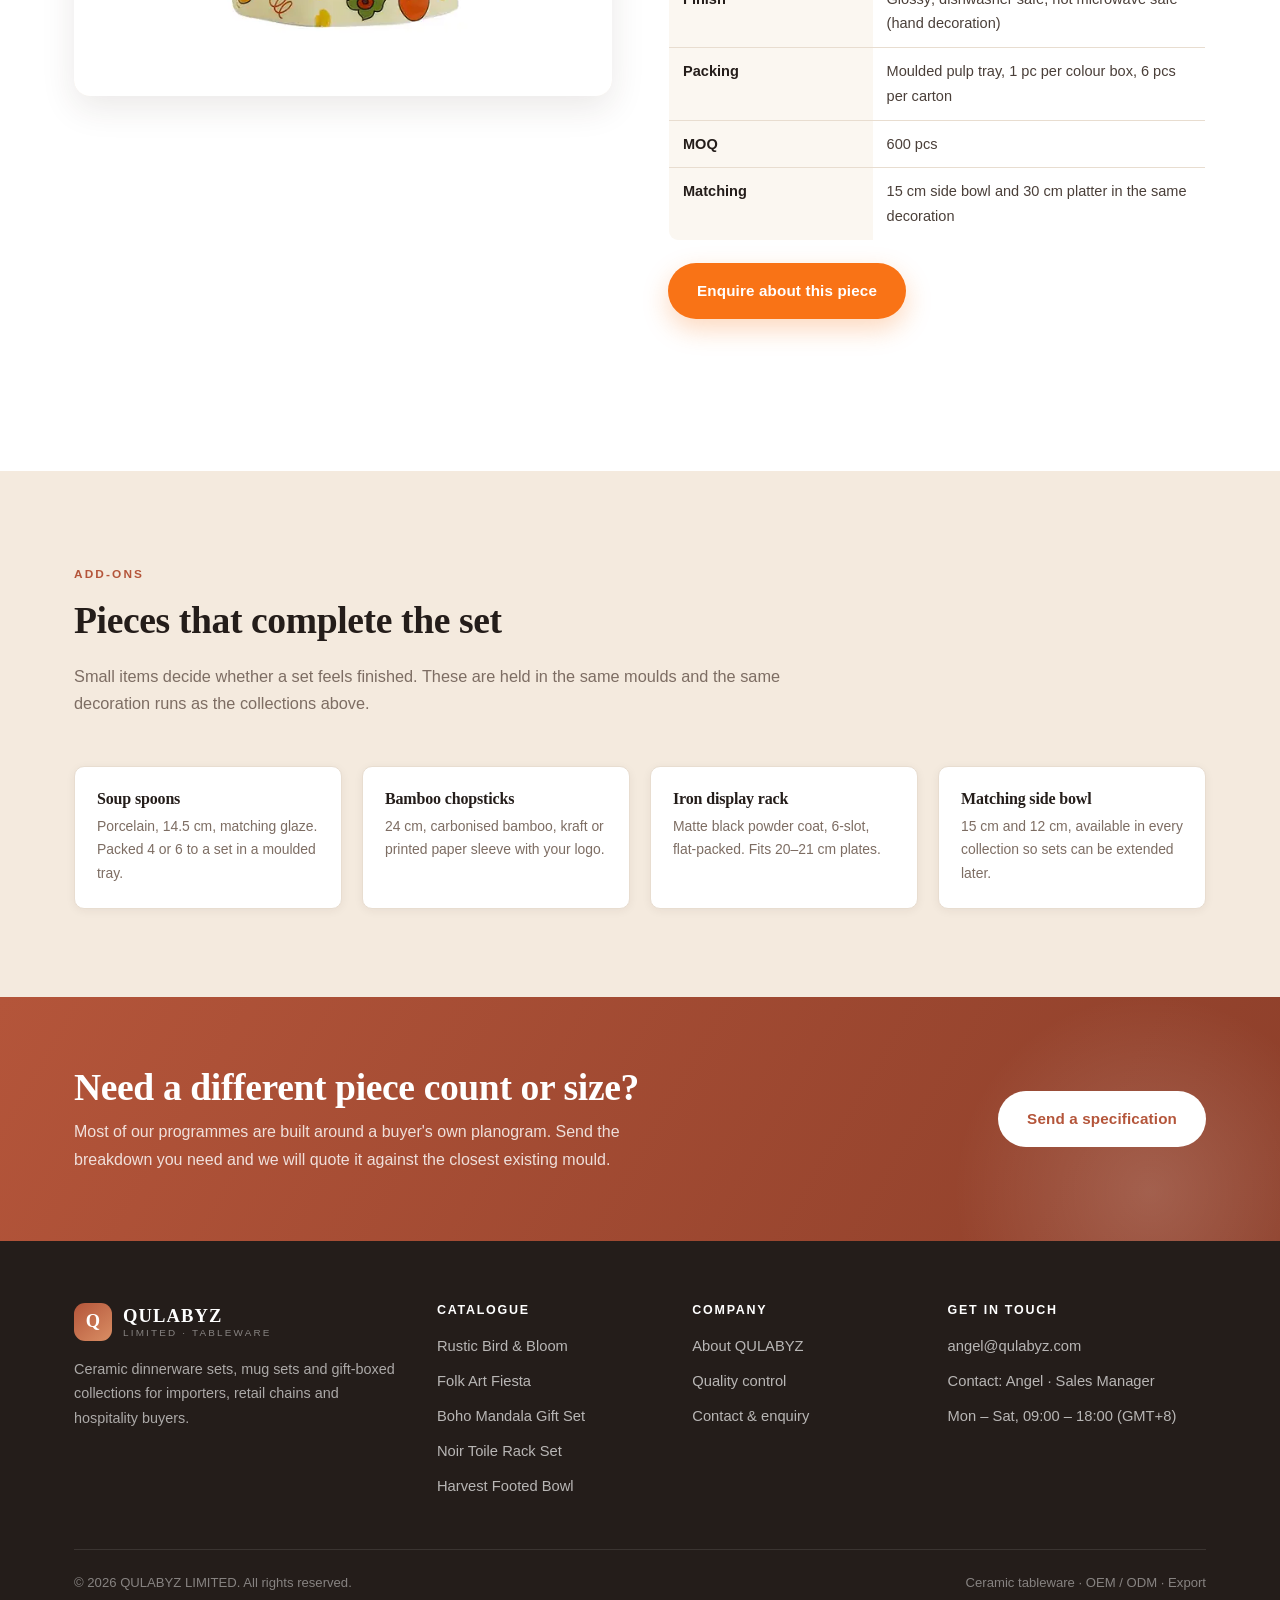
<file: products.html>
<!DOCTYPE html>
<html lang="en">
<head>
<meta charset="UTF-8">
<meta name="viewport" content="width=device-width, initial-scale=1.0">
<title>Collections &amp; Specifications | QULABYZ LIMITED Ceramic Tableware</title>
<meta name="description" content="Specification sheets for QULABYZ ceramic tableware: Rustic Bird &amp; Bloom dinner set, Folk Art Fiesta mug and plate set, Boho Mandala gift box, Noir Toile rack set and the Harvest footed bowl.">
<meta name="keywords" content="ceramic dinner set specification, 16 piece dinnerware set, stoneware bowl set supplier, gift box dip bowls wholesale">
<link rel="canonical" href="https://tcpcookies.github.io/qulabyz-tableware/products.html">
<link rel="icon" href="data:image/svg+xml,%3Csvg xmlns='http://www.w3.org/2000/svg' viewBox='0 0 32 32'%3E%3Crect width='32' height='32' rx='8' fill='%23b4553a'/%3E%3Ctext x='16' y='23' font-family='Georgia,serif' font-size='19' font-weight='bold' fill='%23fff' text-anchor='middle'%3EQ%3C/text%3E%3C/svg%3E">
<link rel="stylesheet" href="css/style.css">
</head>
<body>

<header class="site-header">
  <div class="container header-inner">
    <a class="brand" href="index.html">
      <span class="brand-mark">Q</span>
      <span class="brand-text">
        <span class="brand-name">QULABYZ</span>
        <span class="brand-sub">Limited · Tableware</span>
      </span>
    </a>
    <nav class="nav" id="nav">
      <a href="index.html">Home</a>
      <a href="products.html" class="active">Collections</a>
      <a href="about.html">About Us</a>
      <a href="contact.html">Contact</a>
    </nav>
    <div class="header-cta">
      <a class="btn btn--primary" href="contact.html">Request a Quote</a>
      <button class="nav-toggle" id="navToggle" aria-label="Toggle navigation" aria-expanded="false"><span></span></button>
    </div>
  </div>
</header>

<section class="page-hero">
  <div class="container">
    <div class="breadcrumb"><a href="index.html">Home</a> / Collections</div>
    <h1>Collections &amp; specifications</h1>
    <p>Five product families with their working specifications. Dimensions, capacities and packing figures below are the current production standard; a custom size or a different piece count can be quoted on request.</p>
  </div>
</section>

<section class="section section--white">
  <div class="container">

    <article class="model" id="bird-bloom">
      <div class="model-media reveal">
        <picture><source type="image/webp" srcset="images/bird-bloom-set-sm.webp 640w, images/bird-bloom-set.webp 900w" sizes="(max-width: 860px) calc(100vw - 48px), 562px"><img src="images/bird-bloom-set.jpg" alt="Rustic Bird and Bloom stoneware dinner set with brown transfer print" loading="lazy" width="900" height="900"></picture>
      </div>
      <div class="reveal">
        <span class="model-code">QB-BB · 16 / 24 pcs</span>
        <h2>Rustic Bird &amp; Bloom dinner set</h2>
        <p class="model-desc">Sepia floral and hummingbird print laid over a cream body, with solid cocoa exteriors on the bowls. The print is applied as a transfer under the glaze, so the fine line work survives commercial washing instead of wearing at the rim first.</p>
        <table class="spec-table">
          <tr><th>Body</th><td>Stoneware, fired 1,180–1,220 °C</td></tr>
          <tr><th>Set contents (16 pcs)</th><td>4 × dinner plate 26.5 cm · 4 × side plate 20.5 cm · 4 × bowl 15 cm / 780 ml · 4 × soup spoon</td></tr>
          <tr><th>Set contents (24 pcs)</th><td>6 × dinner plate · 6 × side plate · 6 × bowl 15 cm · 6 × soup spoon</td></tr>
          <tr><th>Decoration</th><td>Under-glaze transfer print, sepia; reactive cocoa glaze on bowl exterior</td></tr>
          <tr><th>Finish</th><td>Glossy interior, satin exterior; dishwasher and microwave safe</td></tr>
          <tr><th>Packing</th><td>Colour box per set, 2 sets per export carton (0.062 cbm)</td></tr>
          <tr><th>MOQ</th><td>300 sets, mixed piece counts accepted</td></tr>
          <tr><th>Port</th><td>FOB Shantou / FOB Shenzhen</td></tr>
        </table>
        <a class="btn btn--primary" href="contact.html?product=Rustic%20Bird%20%26%20Bloom">Enquire about this set</a>
      </div>
    </article>

    <article class="model" id="folk-art">
      <div class="model-media reveal">
        <picture><source type="image/webp" srcset="images/folk-plate-sm.webp 640w, images/folk-plate.webp 900w" sizes="(max-width: 860px) calc(100vw - 48px), 562px"><img src="images/folk-plate.jpg" alt="Folk art ceramic dinner plate with red and blue floral border" loading="lazy" width="900" height="900"></picture>
      </div>
      <div class="reveal">
        <span class="model-code">QB-FA · Plate · Mug · Bowl</span>
        <h2>Folk Art Fiesta</h2>
        <p class="model-desc">A dense folk border in brick red, cornflower and mustard, wrapped around a central rosette. The pattern is engineered to sit at the same height on every shape, so a plate, a mug and a bowl can be displayed together without the borders drifting out of line.</p>
        <table class="spec-table">
          <tr><th>Body</th><td>Porcelain, fired 1,280–1,320 °C, chip-resistant rim</td></tr>
          <tr><th>Shapes</th><td>Dinner plate 27 cm · side plate 20 cm · bowl 15.5 cm / 800 ml · mug 350 ml</td></tr>
          <tr><th>Decoration</th><td>Multi-colour under-glaze decal, 6 spot colours, fired twice</td></tr>
          <tr><th>Finish</th><td>High-gloss; dishwasher and microwave safe</td></tr>
          <tr><th>Packing</th><td>Set or single-piece colour box; mixed sets built to your planogram</td></tr>
          <tr><th>Carton</th><td>4 sets per carton (0.058 cbm); single-shape cartons available</td></tr>
          <tr><th>MOQ</th><td>300 sets, or 600 pcs per single shape</td></tr>
          <tr><th>Options</th><td>Rectangular platter 32 × 22 cm and 36 × 25 cm in the same decoration</td></tr>
        </table>
        <a class="btn btn--primary" href="contact.html?product=Folk%20Art%20Fiesta">Enquire about this range</a>
      </div>
    </article>

    <article class="model" id="boho-mandala">
      <div class="model-media reveal">
        <picture><source type="image/webp" srcset="images/mandala-giftbox-sm.webp 640w, images/mandala-giftbox.webp 900w" sizes="(max-width: 860px) calc(100vw - 48px), 562px"><img src="images/mandala-giftbox.jpg" alt="Boho mandala six piece dip bowl gift box with chopsticks" loading="lazy" width="900" height="900"></picture>
      </div>
      <div class="reveal">
        <span class="model-code">QB-BM · 6 pcs gift box</span>
        <h2>Boho Mandala gift set</h2>
        <p class="model-desc">Six dip bowls, each with a different mandala print, nested into a compartmented rigid box with a printed sleeve and a pair of chopsticks. It is a finished retail unit rather than a bulk item — barcode, hang tag and multilingual label are applied at packing.</p>
        <table class="spec-table">
          <tr><th>Body</th><td>Porcelain, 7 cm height, glazed foot</td></tr>
          <tr><th>Bowls</th><td>6 × 9 cm diameter / 120 ml, six different prints</td></tr>
          <tr><th>Accessory</th><td>1 pair bamboo chopsticks 24 cm, kraft sleeve</td></tr>
          <tr><th>Box</th><td>Rigid grey-board box with printed wrap, EVA divider, 22 × 16 × 6.5 cm</td></tr>
          <tr><th>Decoration</th><td>Under-glaze decal, orange-red, teal and slate palette</td></tr>
          <tr><th>Packing</th><td>1 set per gift box, 24 boxes per export carton (0.085 cbm)</td></tr>
          <tr><th>MOQ</th><td>500 sets (box printing plate charge applies below 1,000)</td></tr>
          <tr><th>Best for</th><td>Q4 gifting, hamper programmes, marketplace and FBA listings</td></tr>
        </table>
        <a class="btn btn--primary" href="contact.html?product=Boho%20Mandala%20Gift%20Set">Enquire about this set</a>
      </div>
    </article>

    <article class="model" id="noir-toile">
      <div class="model-media reveal">
        <picture><source type="image/webp" srcset="images/noir-rack-set-sm.webp 640w, images/noir-rack-set.webp 900w" sizes="(max-width: 860px) calc(100vw - 48px), 562px"><img src="images/noir-rack-set.jpg" alt="Black and white illustrated plates on a black iron display rack" loading="lazy" width="900" height="900"></picture>
      </div>
      <div class="reveal">
        <span class="model-code">QB-NT · 6 plates + rack</span>
        <h2>Noir Toile rack set</h2>
        <p class="model-desc">Six monochrome illustrated plates on a matte black iron rack with a glass finial. Sold as one unit, it turns six plates into a counter-top display — useful where shelf space is fixed but the buyer still wants a higher-value SKU.</p>
        <table class="spec-table">
          <tr><th>Plates</th><td>6 × 20.5 cm dessert plate, porcelain, 2 cm rim</td></tr>
          <tr><th>Rack</th><td>Powder-coated iron, matte black, 24 × 20 × 22 cm, glass knob</td></tr>
          <tr><th>Decoration</th><td>Black under-glaze print, four different illustrations per set</td></tr>
          <tr><th>Finish</th><td>Plates high-gloss, dishwasher safe; rack wipe-clean only</td></tr>
          <tr><th>Packing</th><td>Foam-cornered gift carton, rack flat-packed in the same box</td></tr>
          <tr><th>Carton</th><td>6 sets per export carton (0.078 cbm)</td></tr>
          <tr><th>MOQ</th><td>300 sets; rack-only or plate-only orders quoted separately</td></tr>
          <tr><th>Note</th><td>Drop test report supplied with every shipment</td></tr>
        </table>
        <a class="btn btn--primary" href="contact.html?product=Noir%20Toile%20Rack%20Set">Enquire about this set</a>
      </div>
    </article>

    <article class="model" id="harvest-bowl">
      <div class="model-media reveal">
        <picture><source type="image/webp" srcset="images/footed-bowl-sm.webp 640w, images/footed-bowl.webp 900w" sizes="(max-width: 860px) calc(100vw - 48px), 562px"><img src="images/footed-bowl.jpg" alt="Cream footed ceramic serving bowl with persimmon motif" loading="lazy" width="900" height="900"></picture>
      </div>
      <div class="reveal">
        <span class="model-code">QB-HB · Single piece</span>
        <h2>Harvest footed bowl</h2>
        <p class="model-desc">A pedestal serving bowl decorated with persimmons, citrus slices and curled stems. Pressed as one piece rather than a bowl glued onto a foot, so there is no seam at the joint and no weak point under load.</p>
        <table class="spec-table">
          <tr><th>Body</th><td>Stoneware, single-piece press, 1,180 °C</td></tr>
          <tr><th>Size</th><td>24 cm diameter × 13 cm height, approx. 1.4 kg</td></tr>
          <tr><th>Capacity</th><td>1,600 ml usable to the rim</td></tr>
          <tr><th>Decoration</th><td>Hand-applied under-glaze colour, cream ground</td></tr>
          <tr><th>Finish</th><td>Glossy; dishwasher safe, not microwave safe (hand decoration)</td></tr>
          <tr><th>Packing</th><td>Moulded pulp tray, 1 pc per colour box, 6 pcs per carton</td></tr>
          <tr><th>MOQ</th><td>600 pcs</td></tr>
          <tr><th>Matching</th><td>15 cm side bowl and 30 cm platter in the same decoration</td></tr>
        </table>
        <a class="btn btn--primary" href="contact.html?product=Harvest%20Footed%20Bowl">Enquire about this piece</a>
      </div>
    </article>

  </div>
</section>

<section class="section section--sand">
  <div class="container">
    <div class="section-head">
      <span class="eyebrow">Add-ons</span>
      <h2>Pieces that complete the set</h2>
      <p>Small items decide whether a set feels finished. These are held in the same moulds and the same decoration runs as the collections above.</p>
    </div>
    <div class="accessory-grid">
      <div class="accessory reveal">
        <h3>Soup spoons</h3>
        <p>Porcelain, 14.5 cm, matching glaze. Packed 4 or 6 to a set in a moulded tray.</p>
      </div>
      <div class="accessory reveal">
        <h3>Bamboo chopsticks</h3>
        <p>24 cm, carbonised bamboo, kraft or printed paper sleeve with your logo.</p>
      </div>
      <div class="accessory reveal">
        <h3>Iron display rack</h3>
        <p>Matte black powder coat, 6-slot, flat-packed. Fits 20–21 cm plates.</p>
      </div>
      <div class="accessory reveal">
        <h3>Matching side bowl</h3>
        <p>15 cm and 12 cm, available in every collection so sets can be extended later.</p>
      </div>
    </div>
  </div>
</section>

<section class="cta-band">
  <div class="container">
    <div>
      <h2>Need a different piece count or size?</h2>
      <p>Most of our programmes are built around a buyer's own planogram. Send the breakdown you need and we will quote it against the closest existing mould.</p>
    </div>
    <div class="btn-row">
      <a class="btn btn--light" href="contact.html">Send a specification</a>
    </div>
  </div>
</section>

<footer class="site-footer">
  <div class="container">
    <div class="footer-grid">
      <div>
        <a class="brand" href="index.html">
          <span class="brand-mark">Q</span>
          <span class="brand-text">
            <span class="brand-name">QULABYZ</span>
            <span class="brand-sub">Limited · Tableware</span>
          </span>
        </a>
        <p>Ceramic dinnerware sets, mug sets and gift-boxed collections for importers, retail chains and hospitality buyers.</p>
      </div>
      <div class="footer-col">
        <h4>Catalogue</h4>
        <ul>
          <li><a href="products.html#bird-bloom">Rustic Bird &amp; Bloom</a></li>
          <li><a href="products.html#folk-art">Folk Art Fiesta</a></li>
          <li><a href="products.html#boho-mandala">Boho Mandala Gift Set</a></li>
          <li><a href="products.html#noir-toile">Noir Toile Rack Set</a></li>
          <li><a href="products.html#harvest-bowl">Harvest Footed Bowl</a></li>
        </ul>
      </div>
      <div class="footer-col">
        <h4>Company</h4>
        <ul>
          <li><a href="about.html">About QULABYZ</a></li>
          <li><a href="about.html#quality">Quality control</a></li>
          <li><a href="contact.html">Contact &amp; enquiry</a></li>
        </ul>
      </div>
      <div class="footer-col">
        <h4>Get in touch</h4>
        <ul>
          <li><a href="mailto:angel@qulabyz.com">angel@qulabyz.com</a></li>
          <li>Contact: Angel · Sales Manager</li>
          <li>Mon – Sat, 09:00 – 18:00 (GMT+8)</li>
        </ul>
      </div>
    </div>
    <div class="footer-bottom">
      <span>© <span id="year">2026</span> QULABYZ LIMITED. All rights reserved.</span>
      <span>Ceramic tableware · OEM / ODM · Export</span>
    </div>
  </div>
</footer>

<script src="js/main.js"></script>
</body>
</html>
</file>
<file: css/style.css>
/* ==========================================================================
   QULABYZ LIMITED — Ceramic Tableware Sets
   Global stylesheet
   ========================================================================== */

:root {
  --ink: #241d1a;
  --ink-2: #4a3f39;
  --muted: #7d6d63;
  --line: #e8ddd0;
  --cream: #fbf7f1;
  --sand: #f4eade;
  --card: #ffffff;
  --terracotta: #b4553a;
  --clay: #d98e64;
  --orange: #f97316;
  --orange-dark: #ea6a0c;
  --radius: 16px;
  --radius-sm: 10px;
  --shadow-sm: 0 2px 10px rgba(58, 40, 28, .06);
  --shadow: 0 12px 34px rgba(58, 40, 28, .10);
  --shadow-lg: 0 26px 60px rgba(58, 40, 28, .16);
  --max: 1180px;
  --font-body: -apple-system, BlinkMacSystemFont, "Segoe UI", "Helvetica Neue", Arial, "PingFang SC", "Hiragino Sans GB", "Microsoft YaHei", sans-serif;
  --font-display: Georgia, "Times New Roman", "Songti SC", serif;
}

*, *::before, *::after { box-sizing: border-box; }

html { scroll-behavior: smooth; -webkit-text-size-adjust: 100%; }

body {
  margin: 0;
  font-family: var(--font-body);
  font-size: 16px;
  line-height: 1.7;
  color: var(--ink-2);
  background: var(--cream);
  -webkit-font-smoothing: antialiased;
}

img { max-width: 100%; display: block; }
picture { display: contents; }

a { color: var(--terracotta); text-decoration: none; }
a:hover { color: var(--orange-dark); }

h1, h2, h3, h4 {
  font-family: var(--font-display);
  color: var(--ink);
  font-weight: 600;
  line-height: 1.22;
  margin: 0 0 .5em;
  letter-spacing: -.01em;
}

h1 { font-size: clamp(2.1rem, 4.6vw, 3.5rem); }
h2 { font-size: clamp(1.6rem, 3vw, 2.35rem); }
h3 { font-size: 1.28rem; }

p { margin: 0 0 1.1em; }
p:last-child { margin-bottom: 0; }

ul { margin: 0 0 1.1em; padding-left: 1.15em; }
li { margin-bottom: .4em; }

.container {
  width: 100%;
  max-width: var(--max);
  margin: 0 auto;
  padding: 0 24px;
}

.section { padding: 88px 0; }
.section--tight { padding: 60px 0; }
.section--sand { background: var(--sand); }
.section--white { background: var(--card); }

.eyebrow {
  display: inline-block;
  font-family: var(--font-body);
  font-size: .74rem;
  font-weight: 700;
  letter-spacing: .18em;
  text-transform: uppercase;
  color: var(--terracotta);
  margin-bottom: 14px;
}

.section-head { max-width: 720px; margin-bottom: 48px; }
.section-head.center { margin-left: auto; margin-right: auto; text-align: center; }
.section-head p { color: var(--muted); font-size: 1.02rem; }

.lead { font-size: 1.1rem; color: var(--ink-2); }

/* ---------- Buttons ---------- */
.btn {
  display: inline-flex;
  align-items: center;
  gap: 9px;
  padding: 14px 28px;
  border-radius: 999px;
  font-family: var(--font-body);
  font-size: .95rem;
  font-weight: 600;
  letter-spacing: .01em;
  border: 1.5px solid transparent;
  cursor: pointer;
  transition: transform .18s ease, box-shadow .18s ease, background .18s ease, color .18s ease;
  white-space: nowrap;
}
.btn--primary { background: var(--orange); color: #fff; box-shadow: 0 10px 26px rgba(249, 115, 22, .28); }
.btn--primary:hover { background: var(--orange-dark); color: #fff; transform: translateY(-2px); box-shadow: 0 16px 34px rgba(249, 115, 22, .34); }
.btn--ghost { border-color: rgba(36, 29, 26, .22); color: var(--ink); background: transparent; }
.btn--ghost:hover { border-color: var(--ink); background: rgba(36, 29, 26, .05); color: var(--ink); transform: translateY(-2px); }
.btn--light { background: #fff; color: var(--terracotta); }
.btn--light:hover { background: #fff; color: var(--orange-dark); transform: translateY(-2px); }

.btn-row { display: flex; flex-wrap: wrap; gap: 14px; }

/* ---------- Header ---------- */
.site-header {
  position: sticky;
  top: 0;
  z-index: 90;
  background: rgba(251, 247, 241, .92);
  backdrop-filter: saturate(160%) blur(12px);
  border-bottom: 1px solid var(--line);
}
.header-inner {
  display: flex;
  align-items: center;
  justify-content: space-between;
  height: 74px;
  gap: 20px;
}
.brand { display: flex; align-items: center; gap: 11px; }
.brand-mark {
  width: 38px; height: 38px;
  border-radius: 11px;
  background: linear-gradient(140deg, var(--terracotta), var(--clay));
  color: #fff;
  display: grid; place-items: center;
  font-family: var(--font-display);
  font-size: 1.15rem;
  font-weight: 700;
  flex: 0 0 auto;
}
.brand-text { display: flex; flex-direction: column; line-height: 1.15; }
.brand-name {
  font-family: var(--font-display);
  font-size: 1.16rem;
  font-weight: 700;
  letter-spacing: .06em;
  color: var(--ink);
}
.brand-sub {
  font-size: .62rem;
  letter-spacing: .22em;
  text-transform: uppercase;
  color: var(--muted);
}

.nav { display: flex; align-items: center; gap: 4px; }
.nav a {
  padding: 9px 15px;
  border-radius: 999px;
  font-size: .92rem;
  font-weight: 500;
  color: var(--ink-2);
  transition: background .16s ease, color .16s ease;
}
.nav a:hover { background: rgba(180, 85, 58, .08); color: var(--terracotta); }
.nav a.active { color: var(--terracotta); font-weight: 600; background: rgba(180, 85, 58, .09); }

.header-cta { display: flex; align-items: center; gap: 12px; }
.header-cta .btn { padding: 11px 22px; font-size: .88rem; }

.nav-toggle {
  display: none;
  width: 42px; height: 42px;
  border: 1px solid var(--line);
  background: #fff;
  border-radius: 11px;
  cursor: pointer;
  padding: 0;
  align-items: center;
  justify-content: center;
}
.nav-toggle span {
  display: block;
  width: 18px; height: 2px;
  background: var(--ink);
  position: relative;
}
.nav-toggle span::before,
.nav-toggle span::after {
  content: "";
  position: absolute; left: 0;
  width: 18px; height: 2px;
  background: var(--ink);
}
.nav-toggle span::before { top: -6px; }
.nav-toggle span::after { top: 6px; }

/* ---------- Hero ---------- */
.hero {
  position: relative;
  overflow: hidden;
  background: #241d1a;
}
.hero-bg {
  position: absolute; inset: 0;
  background-image: url("../images/bird-bloom-set.jpg");
  background-image: image-set(
    url("../images/bird-bloom-set.webp") type("image/webp"),
    url("../images/bird-bloom-set.jpg") type("image/jpeg")
  );
  background-size: cover;
  background-position: center 42%;
  opacity: .45;
  transform: scale(1.04);
}
.hero::after {
  content: "";
  position: absolute; inset: 0;
  background: linear-gradient(100deg, rgba(28, 20, 16, .90) 0%, rgba(28, 20, 16, .72) 42%, rgba(28, 20, 16, .28) 100%);
}
.hero-inner {
  position: relative;
  z-index: 2;
  padding: 104px 0 96px;
  max-width: 690px;
}
.hero h1 { color: #fff; margin-bottom: 20px; }
.hero h1 em { font-style: normal; color: #f4b27c; }
.hero .eyebrow { color: #f4b27c; }
.hero p { color: rgba(255, 255, 255, .84); font-size: 1.08rem; max-width: 560px; }
.hero .btn-row { margin-top: 32px; }
.hero .btn--ghost { border-color: rgba(255, 255, 255, .45); color: #fff; }
.hero .btn--ghost:hover { background: rgba(255, 255, 255, .12); border-color: #fff; color: #fff; }

.hero-stats {
  position: relative;
  z-index: 2;
  display: grid;
  grid-template-columns: repeat(4, 1fr);
  gap: 1px;
  background: var(--line);
  border-radius: var(--radius) var(--radius) 0 0;
  overflow: hidden;
  box-shadow: var(--shadow-lg);
}
.hero-stats div {
  background: #fff;
  padding: 26px 20px;
  text-align: center;
}
.hero-stats strong {
  display: block;
  font-family: var(--font-display);
  font-size: 1.85rem;
  color: var(--terracotta);
  line-height: 1.1;
}
.hero-stats span {
  font-size: .8rem;
  letter-spacing: .06em;
  color: var(--muted);
}

/* ---------- Page hero (inner pages) ---------- */
.page-hero {
  position: relative;
  background: linear-gradient(150deg, #f7ece1, #fbf7f1 60%);
  border-bottom: 1px solid var(--line);
  overflow: hidden;
}
.page-hero::before {
  content: "";
  position: absolute;
  right: -140px; top: -120px;
  width: 460px; height: 460px;
  border-radius: 50%;
  background: radial-gradient(circle, rgba(217, 142, 100, .22), transparent 68%);
}
.page-hero .container { position: relative; z-index: 1; padding-top: 74px; padding-bottom: 74px; }
.page-hero p { max-width: 620px; color: var(--muted); font-size: 1.05rem; }
.breadcrumb {
  font-size: .8rem;
  letter-spacing: .08em;
  color: var(--muted);
  margin-bottom: 16px;
  text-transform: uppercase;
}
.breadcrumb a { color: var(--muted); }
.breadcrumb a:hover { color: var(--terracotta); }

/* ---------- Product family grid ---------- */
.family-grid {
  display: grid;
  grid-template-columns: repeat(2, 1fr);
  gap: 28px;
}
.family-card {
  background: #fff;
  border: 1px solid var(--line);
  border-radius: var(--radius);
  overflow: hidden;
  box-shadow: var(--shadow-sm);
  transition: transform .22s ease, box-shadow .22s ease;
  display: flex;
  flex-direction: column;
}
.family-card:hover { transform: translateY(-5px); box-shadow: var(--shadow); }
.family-media {
  position: relative;
  aspect-ratio: 4 / 3;
  overflow: hidden;
  background: var(--sand);
}
.family-media img { width: 100%; height: 100%; object-fit: cover; transition: transform .6s ease; }
.family-card:hover .family-media img { transform: scale(1.05); }
.family-tag {
  position: absolute;
  top: 14px; left: 14px;
  background: rgba(255, 255, 255, .94);
  color: var(--terracotta);
  font-size: .72rem;
  font-weight: 700;
  letter-spacing: .1em;
  text-transform: uppercase;
  padding: 6px 12px;
  border-radius: 999px;
}
.family-body { padding: 26px 26px 28px; flex: 1; display: flex; flex-direction: column; }
.family-body h3 { margin-bottom: 8px; }
.family-body p { color: var(--muted); font-size: .95rem; flex: 1; }
.family-meta {
  display: flex;
  flex-wrap: wrap;
  gap: 8px;
  margin: 16px 0 18px;
  padding: 0;
  list-style: none;
}
.family-meta li {
  margin: 0;
  font-size: .76rem;
  color: var(--ink-2);
  background: var(--sand);
  border-radius: 999px;
  padding: 5px 12px;
}
.text-link {
  font-weight: 600;
  font-size: .92rem;
  display: inline-flex;
  align-items: center;
  gap: 6px;
}
.text-link::after { content: "→"; transition: transform .18s ease; }
.text-link:hover::after { transform: translateX(4px); }

/* ---------- Feature cards ---------- */
.feature-grid {
  display: grid;
  grid-template-columns: repeat(3, 1fr);
  gap: 22px;
}
.feature-card {
  background: #fff;
  border: 1px solid var(--line);
  border-radius: var(--radius);
  padding: 30px 26px;
  box-shadow: var(--shadow-sm);
  transition: transform .2s ease, box-shadow .2s ease, border-color .2s ease;
}
.feature-card:hover { transform: translateY(-4px); box-shadow: var(--shadow); border-color: rgba(180, 85, 58, .28); }
.feature-icon {
  width: 46px; height: 46px;
  border-radius: 13px;
  background: rgba(180, 85, 58, .10);
  color: var(--terracotta);
  display: grid; place-items: center;
  font-size: 1.3rem;
  margin-bottom: 18px;
}
.feature-card h3 { font-size: 1.08rem; margin-bottom: 8px; }
.feature-card p { color: var(--muted); font-size: .93rem; margin: 0; }

/* ---------- Chips ---------- */
.chip-row { display: flex; flex-wrap: wrap; gap: 10px; margin-top: 8px; }
.chip {
  background: #fff;
  border: 1px solid var(--line);
  border-radius: 999px;
  padding: 9px 18px;
  font-size: .88rem;
  color: var(--ink-2);
}
.chip--solid { background: rgba(180, 85, 58, .09); border-color: transparent; color: var(--terracotta); font-weight: 600; }

/* ---------- Process steps ---------- */
.process {
  display: grid;
  grid-template-columns: repeat(5, 1fr);
  gap: 18px;
  counter-reset: step;
}
.process-step {
  counter-increment: step;
  background: #fff;
  border: 1px solid var(--line);
  border-radius: var(--radius);
  padding: 26px 20px;
  position: relative;
}
.process-step::before {
  content: "0" counter(step);
  font-family: var(--font-display);
  font-size: 1.5rem;
  color: rgba(180, 85, 58, .35);
  display: block;
  margin-bottom: 10px;
}
.process-step h3 { font-size: 1rem; margin-bottom: 6px; }
.process-step p { font-size: .87rem; color: var(--muted); margin: 0; }

/* ---------- FAQ ---------- */
.faq { max-width: 860px; margin: 0 auto; }
.faq details {
  background: #fff;
  border: 1px solid var(--line);
  border-radius: var(--radius-sm);
  padding: 18px 22px;
  margin-bottom: 12px;
  transition: border-color .18s ease, box-shadow .18s ease;
}
.faq details[open] { border-color: rgba(180, 85, 58, .35); box-shadow: var(--shadow-sm); }
.faq summary {
  cursor: pointer;
  font-weight: 600;
  font-family: var(--font-display);
  font-size: 1.03rem;
  color: var(--ink);
  list-style: none;
  display: flex;
  justify-content: space-between;
  gap: 16px;
  align-items: flex-start;
}
.faq summary::-webkit-details-marker { display: none; }
.faq summary::after {
  content: "+";
  font-family: var(--font-body);
  font-size: 1.25rem;
  line-height: 1;
  color: var(--terracotta);
  flex: 0 0 auto;
}
.faq details[open] summary::after { content: "−"; }
.faq .faq-answer { margin-top: 12px; color: var(--muted); font-size: .95rem; }

/* ---------- CTA band ---------- */
.cta-band {
  position: relative;
  background: linear-gradient(120deg, #b4553a, #8d3f2a);
  color: #fff;
  overflow: hidden;
}
.cta-band::after {
  content: "";
  position: absolute;
  right: -80px; bottom: -160px;
  width: 420px; height: 420px;
  border-radius: 50%;
  background: radial-gradient(circle, rgba(255, 255, 255, .16), transparent 66%);
}
.cta-band .container {
  position: relative; z-index: 1;
  padding: 68px 24px;
  display: flex;
  align-items: center;
  justify-content: space-between;
  gap: 34px;
  flex-wrap: wrap;
}
.cta-band h2 { color: #fff; margin-bottom: 8px; }
.cta-band p { color: rgba(255, 255, 255, .82); margin: 0; max-width: 560px; }

/* ---------- Products page ---------- */
.model {
  display: grid;
  grid-template-columns: 1fr 1fr;
  gap: 56px;
  align-items: start;
  padding: 64px 0;
  border-bottom: 1px solid var(--line);
}
.model > *,
.split > * { min-width: 0; }
.model-media { position: sticky; top: 100px; }
[id] { scroll-margin-top: 96px; }
.model:last-of-type { border-bottom: 0; }
.model:nth-child(even) .model-media { order: 2; }
.model-media {
  border-radius: var(--radius);
  overflow: hidden;
  box-shadow: var(--shadow);
  background: var(--sand);
  aspect-ratio: 1 / 1;
}
.model-media img { width: 100%; height: 100%; object-fit: cover; }
.model-code {
  display: inline-block;
  font-size: .74rem;
  font-weight: 700;
  letter-spacing: .14em;
  text-transform: uppercase;
  color: var(--terracotta);
  background: rgba(180, 85, 58, .10);
  border-radius: 999px;
  padding: 6px 14px;
  margin-bottom: 14px;
}
.model h2 { font-size: clamp(1.5rem, 2.4vw, 2rem); }
.model-desc { color: var(--muted); margin-bottom: 20px; }

.spec-table {
  width: 100%;
  border-collapse: collapse;
  font-size: .91rem;
  margin: 4px 0 22px;
  background: #fff;
  border: 1px solid var(--line);
  border-radius: var(--radius-sm);
  overflow: hidden;
}
.spec-table th,
.spec-table td {
  text-align: left;
  padding: 11px 14px;
  border-bottom: 1px solid var(--line);
  vertical-align: top;
}
.spec-table tr:last-child th,
.spec-table tr:last-child td { border-bottom: 0; }
.spec-table th {
  width: 38%;
  font-weight: 600;
  color: var(--ink);
  background: var(--cream);
}
.spec-table td { color: var(--ink-2); }

.accessory-grid {
  display: grid;
  grid-template-columns: repeat(4, 1fr);
  gap: 20px;
}
.accessory {
  background: #fff;
  border: 1px solid var(--line);
  border-radius: var(--radius-sm);
  padding: 22px;
  box-shadow: var(--shadow-sm);
}
.accessory h3 { font-size: 1rem; margin-bottom: 6px; }
.accessory p { font-size: .87rem; color: var(--muted); margin: 0; }

/* ---------- About page ---------- */
.split {
  display: grid;
  grid-template-columns: 1fr 1fr;
  gap: 60px;
  align-items: center;
}
.split-media {
  border-radius: var(--radius);
  overflow: hidden;
  box-shadow: var(--shadow);
  aspect-ratio: 1 / 1;
}
.split-media img { width: 100%; height: 100%; object-fit: cover; }

.stat-grid {
  display: grid;
  grid-template-columns: repeat(4, 1fr);
  gap: 20px;
  margin-top: 44px;
}
.stat {
  background: #fff;
  border: 1px solid var(--line);
  border-radius: var(--radius);
  padding: 26px 22px;
  text-align: center;
}
.stat strong {
  display: block;
  font-family: var(--font-display);
  font-size: 2rem;
  color: var(--terracotta);
  line-height: 1.1;
}
.stat span { font-size: .82rem; color: var(--muted); }

.capability-grid {
  display: grid;
  grid-template-columns: repeat(2, 1fr);
  gap: 24px;
}
.capability {
  background: #fff;
  border: 1px solid var(--line);
  border-radius: var(--radius);
  padding: 30px;
}
.capability h3 { display: flex; align-items: center; gap: 10px; font-size: 1.1rem; }
.capability h3 span {
  width: 30px; height: 30px;
  border-radius: 9px;
  background: rgba(180, 85, 58, .10);
  color: var(--terracotta);
  display: grid; place-items: center;
  font-size: .9rem;
  flex: 0 0 auto;
}
.capability ul { margin: 12px 0 0; padding-left: 18px; font-size: .93rem; color: var(--muted); }

.qc-grid {
  display: grid;
  grid-template-columns: repeat(3, 1fr);
  gap: 22px;
}
.qc-card {
  background: #fff;
  border-left: 3px solid var(--terracotta);
  border-radius: var(--radius-sm);
  padding: 26px;
  box-shadow: var(--shadow-sm);
}
.qc-card h3 { font-size: 1.02rem; margin-bottom: 8px; }
.qc-card p { font-size: .9rem; color: var(--muted); margin: 0; }

/* ---------- Contact page ---------- */
.contact-layout {
  display: grid;
  grid-template-columns: .85fr 1.15fr;
  gap: 44px;
  align-items: start;
}
.contact-card {
  background: #fff;
  border: 1px solid var(--line);
  border-radius: var(--radius);
  padding: 32px;
  box-shadow: var(--shadow-sm);
}
.contact-list { list-style: none; margin: 0; padding: 0; }
.contact-list li {
  display: flex;
  gap: 14px;
  padding: 16px 0;
  border-bottom: 1px dashed var(--line);
  margin: 0;
}
.contact-list li:last-child { border-bottom: 0; padding-bottom: 0; }
.contact-list .ci {
  width: 38px; height: 38px;
  border-radius: 11px;
  background: rgba(180, 85, 58, .10);
  color: var(--terracotta);
  display: grid; place-items: center;
  font-size: 1rem;
  flex: 0 0 auto;
}
.contact-list b { display: block; font-size: .78rem; letter-spacing: .1em; text-transform: uppercase; color: var(--muted); font-weight: 600; }
.contact-list span { font-size: .98rem; color: var(--ink); }

.form-grid { display: grid; grid-template-columns: 1fr 1fr; gap: 16px; }
.field { display: flex; flex-direction: column; gap: 7px; }
.field.full { grid-column: 1 / -1; }
.field label { font-size: .82rem; font-weight: 600; color: var(--ink); letter-spacing: .02em; }
.field input,
.field select,
.field textarea {
  font-family: var(--font-body);
  font-size: .95rem;
  color: var(--ink);
  background-color: var(--cream);
  border: 1px solid var(--line);
  border-radius: var(--radius-sm);
  padding: 12px 14px;
  width: 100%;
  transition: border-color .16s ease, box-shadow .16s ease, background-color .16s ease;
}
.field select {
  appearance: none;
  -webkit-appearance: none;
  background-image: url("data:image/svg+xml,%3Csvg xmlns='http://www.w3.org/2000/svg' width='12' height='8' viewBox='0 0 12 8'%3E%3Cpath d='M1 1l5 5 5-5' fill='none' stroke='%237d6d63' stroke-width='1.8' stroke-linecap='round'/%3E%3C/svg%3E");
  background-repeat: no-repeat;
  background-position: right 14px center;
  padding-right: 38px;
  cursor: pointer;
}
.field textarea { min-height: 118px; resize: vertical; }
.field input:focus,
.field select:focus,
.field textarea:focus {
  outline: none;
  background-color: #fff;
  border-color: var(--terracotta);
  box-shadow: 0 0 0 3px rgba(180, 85, 58, .12);
}
.form-note { font-size: .8rem; color: var(--muted); margin-top: 14px; }

/* ---------- Footer ---------- */
.site-footer {
  background: #241d1a;
  color: rgba(255, 255, 255, .68);
  padding: 62px 0 26px;
  font-size: .92rem;
}
.footer-grid {
  display: grid;
  grid-template-columns: 1.5fr 1fr 1fr 1.2fr;
  gap: 40px;
  padding-bottom: 40px;
  border-bottom: 1px solid rgba(255, 255, 255, .10);
}
.site-footer .brand-name { color: #fff; }
.site-footer .brand-sub { color: rgba(255, 255, 255, .45); }
.site-footer p { color: rgba(255, 255, 255, .62); margin-top: 16px; font-size: .9rem; }
.footer-col h4 {
  color: #fff;
  font-family: var(--font-body);
  font-size: .78rem;
  letter-spacing: .14em;
  text-transform: uppercase;
  margin-bottom: 16px;
}
.footer-col ul { list-style: none; padding: 0; margin: 0; }
.footer-col li { margin-bottom: 10px; }
.footer-col a { color: rgba(255, 255, 255, .68); }
.footer-col a:hover { color: #f4b27c; }
.footer-bottom {
  display: flex;
  justify-content: space-between;
  flex-wrap: wrap;
  gap: 12px;
  padding-top: 22px;
  font-size: .82rem;
  color: rgba(255, 255, 255, .45);
}

/* ---------- Reveal animation ---------- */
.reveal { opacity: 0; transform: translateY(18px); transition: opacity .6s ease, transform .6s ease; }
.reveal.in { opacity: 1; transform: none; }

/* ---------- Responsive ---------- */
@media (max-width: 1024px) {
  .process { grid-template-columns: repeat(2, 1fr); }
  .accessory-grid { grid-template-columns: repeat(2, 1fr); }
  .footer-grid { grid-template-columns: 1fr 1fr; gap: 32px; }
  .stat-grid { grid-template-columns: repeat(2, 1fr); }
  .model { gap: 36px; }
}

@media (max-width: 860px) {
  .section { padding: 64px 0; }
  .family-grid,
  .feature-grid,
  .split,
  .contact-layout,
  .capability-grid,
  .qc-grid,
  .model { grid-template-columns: 1fr; }
  .model:nth-child(even) .model-media { order: 0; }
  .model-media { position: static; }
  .hero-stats { grid-template-columns: repeat(2, 1fr); }
  .hero-inner { padding: 72px 0 64px; }
  .nav {
    position: absolute;
    top: 74px; left: 0; right: 0;
    flex-direction: column;
    align-items: stretch;
    gap: 0;
    background: #fff;
    border-bottom: 1px solid var(--line);
    box-shadow: var(--shadow);
    padding: 10px 16px 16px;
    display: none;
  }
  .nav.open { display: flex; }
  .nav a { padding: 13px 14px; border-radius: var(--radius-sm); }
  .nav-toggle { display: inline-flex; }
  .header-cta .btn { display: none; }
  .page-hero .container { padding-top: 54px; padding-bottom: 54px; }
}

@media (max-width: 560px) {
  .process { grid-template-columns: 1fr; }
  .accessory-grid { grid-template-columns: 1fr; }
  .footer-grid { grid-template-columns: 1fr; }
  .form-grid { grid-template-columns: 1fr; }
  .cta-band .container { padding: 50px 24px; }
  .hero-stats div { padding: 20px 14px; }
  .brand-sub { display: none; }
}
</file>
